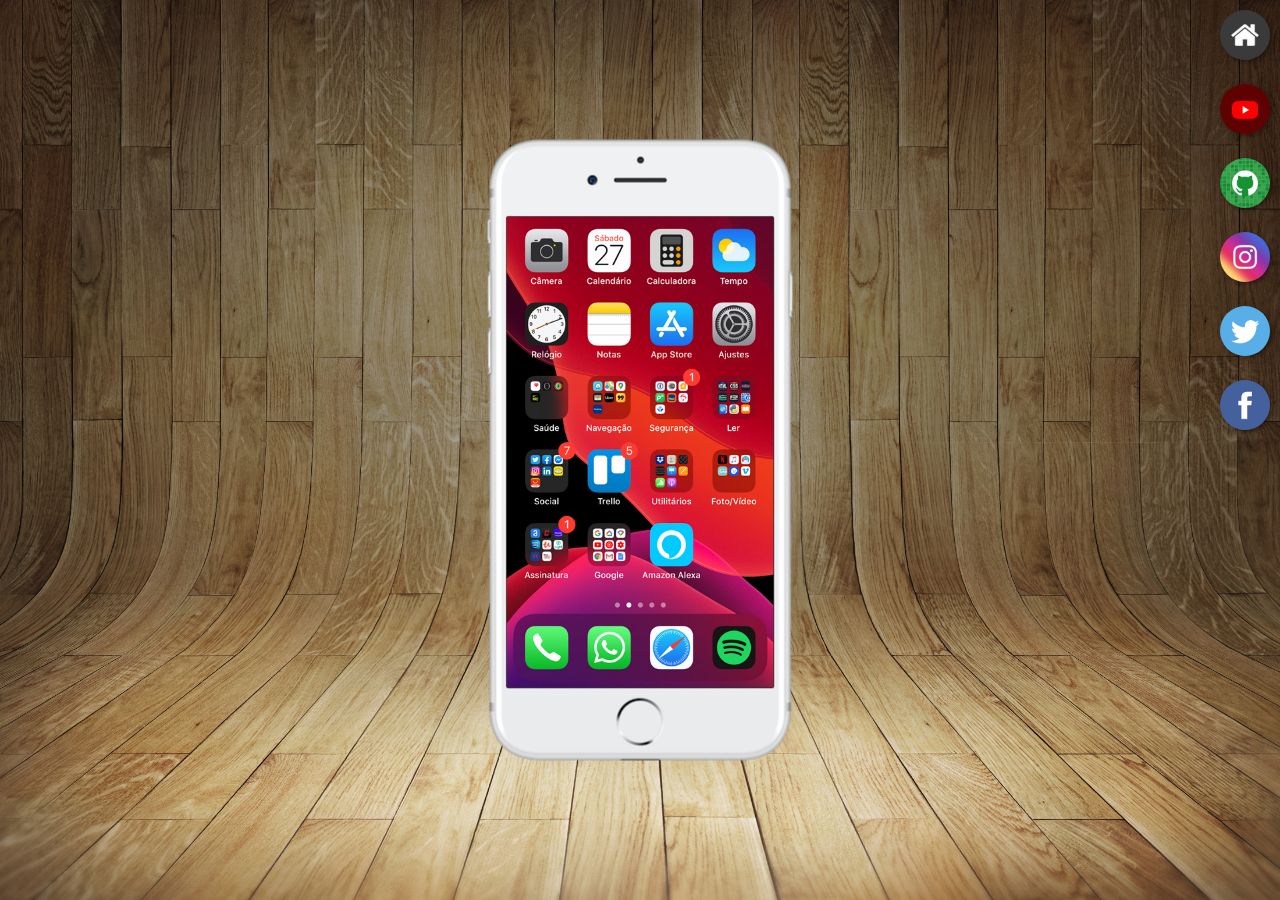
<file: index.html>
<!DOCTYPE html>
<html lang="pt-br">
<head>
    <meta charset="UTF-8">
    <meta name="viewport" content="width=device-width, initial-scale=1.0">
    <link rel="shortcut icon" href="favicon.ico" type="image/x-icon">
    <link rel="stylesheet" href="estilos/style.css">
    <title>Projetos Redes Sociais</title>
</head>
<body>
    
    <main>
        <section id="telefone">
            <iframe src="home.html" name="tela" id="tela" frameborder="0"></iframe>
        </section>
        <section id="redes-sociais">
            <a href="home.html" target="tela"><img src="imagens/logo-home.jpg" alt=""></a><br>
            <a href="youtube.html" target="tela"><img src="imagens/logo-youtube.jpg" alt=""></a><br>
            <a href="github.html" target="tela"><img src="imagens/logo-github.jpg" alt=""></a><br>
            <a href="instagram.html" target="tela"><img src="imagens/logo-instagram.jpg" alt=""></a><br>
            <a href="twitter.html" target="tela"><img src="imagens/logo-twitter.jpg" alt=""></a><br>
            <a href="facebook.html" target="tela"><img src="imagens/logo-facebook.jpg" alt=""></a><br>
        </section>
    </main>
</body>
</html>
</file>
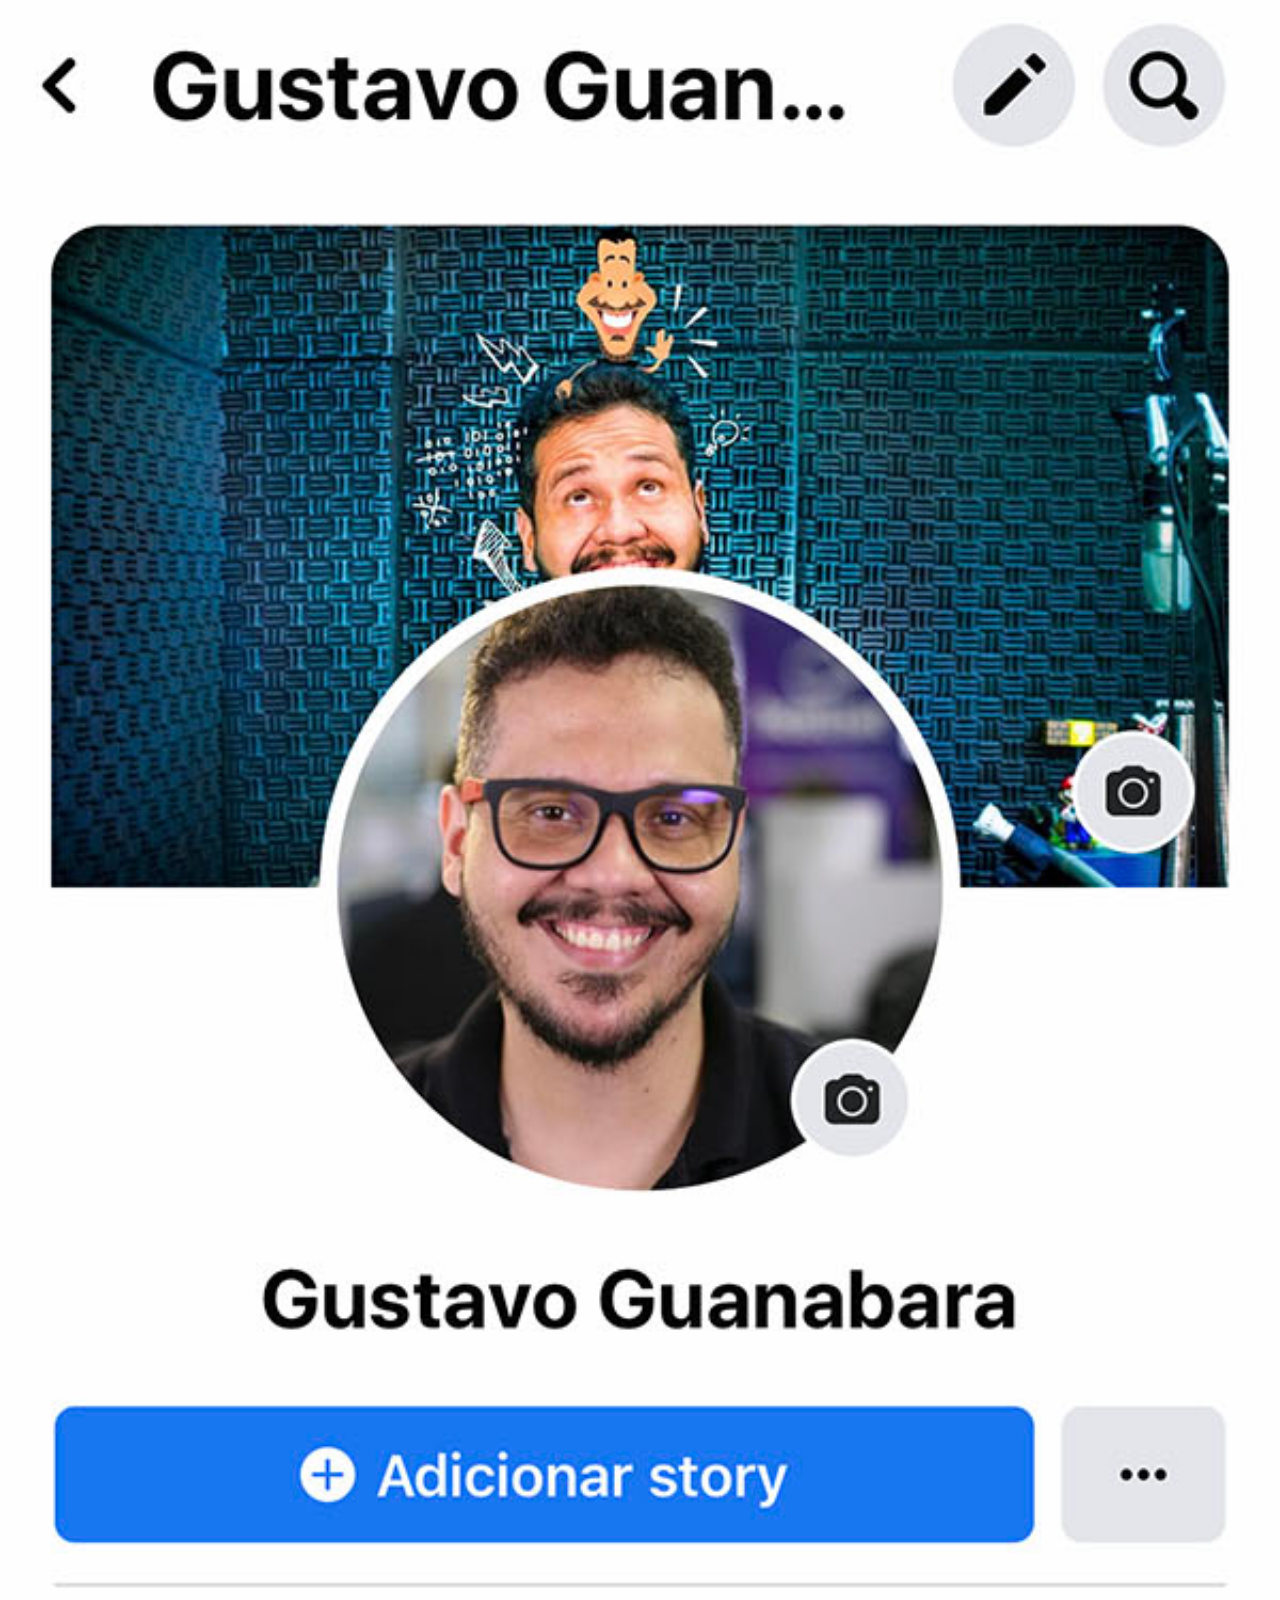
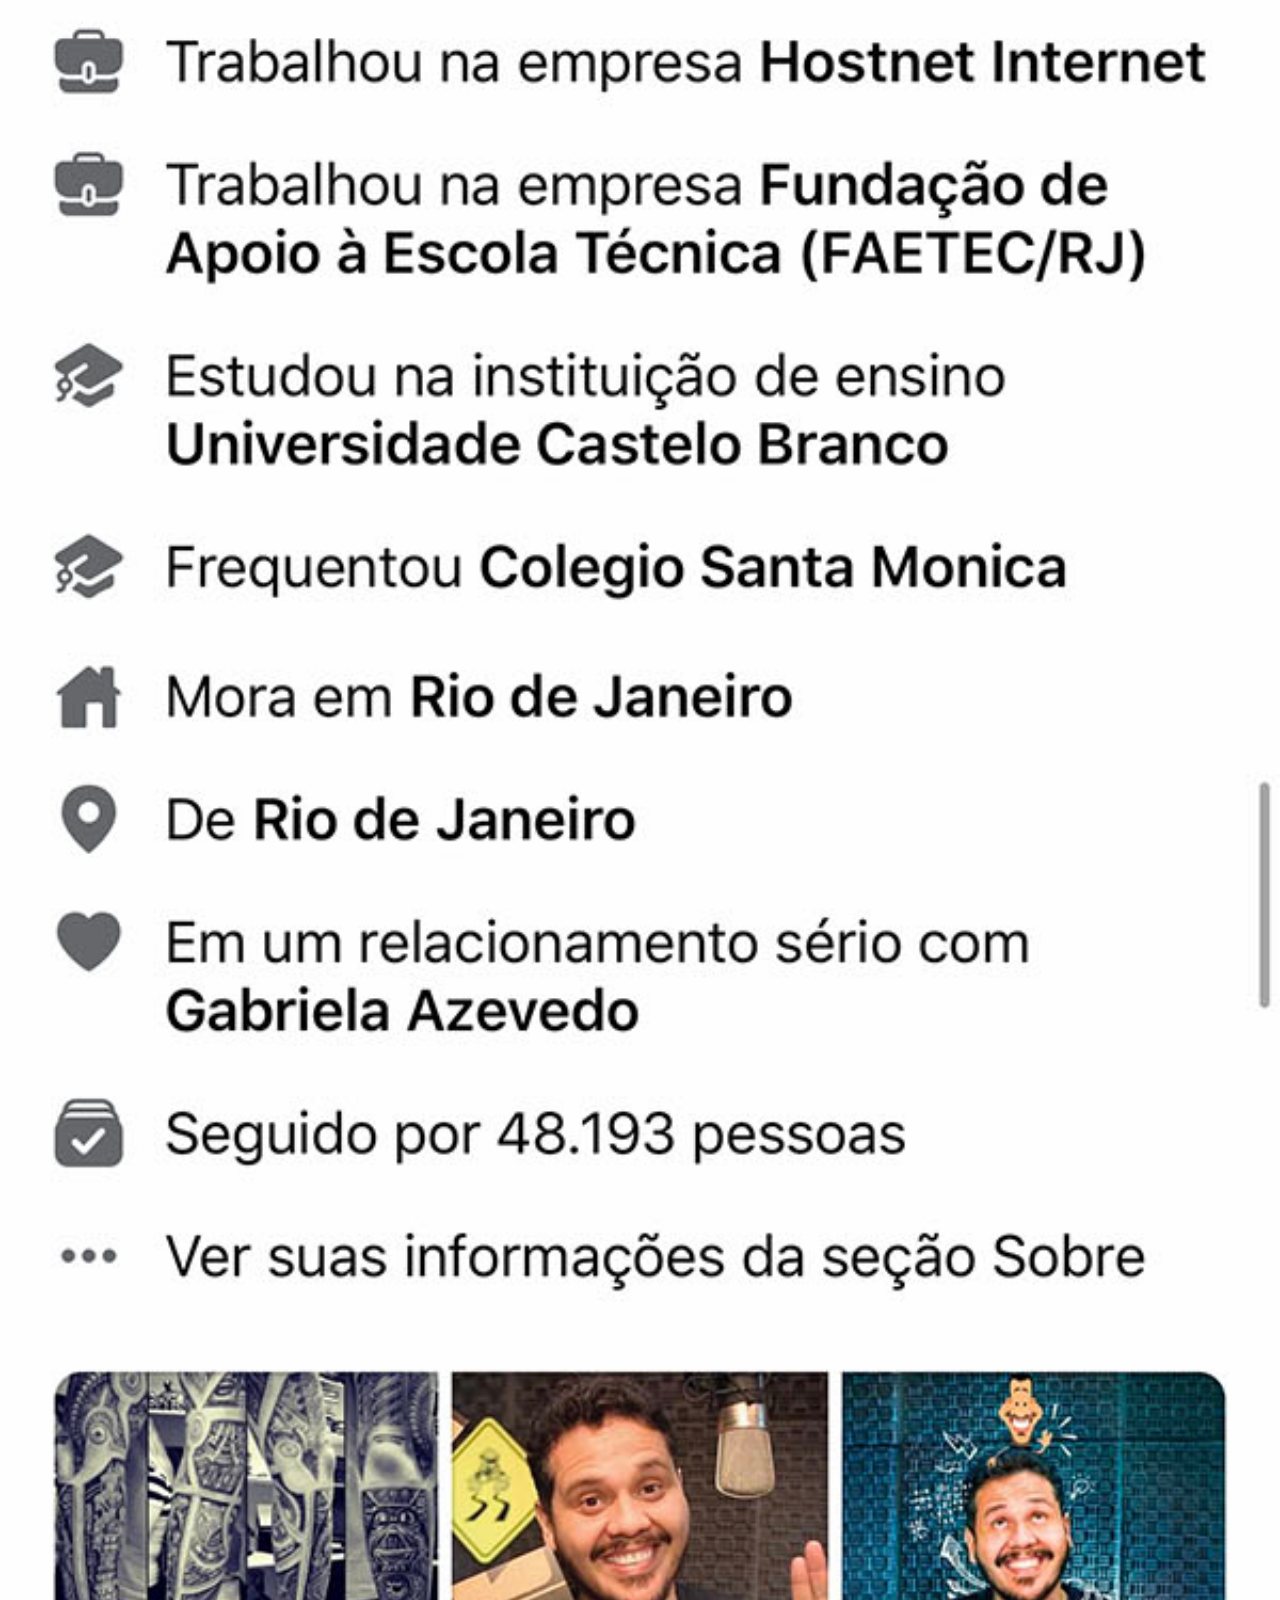
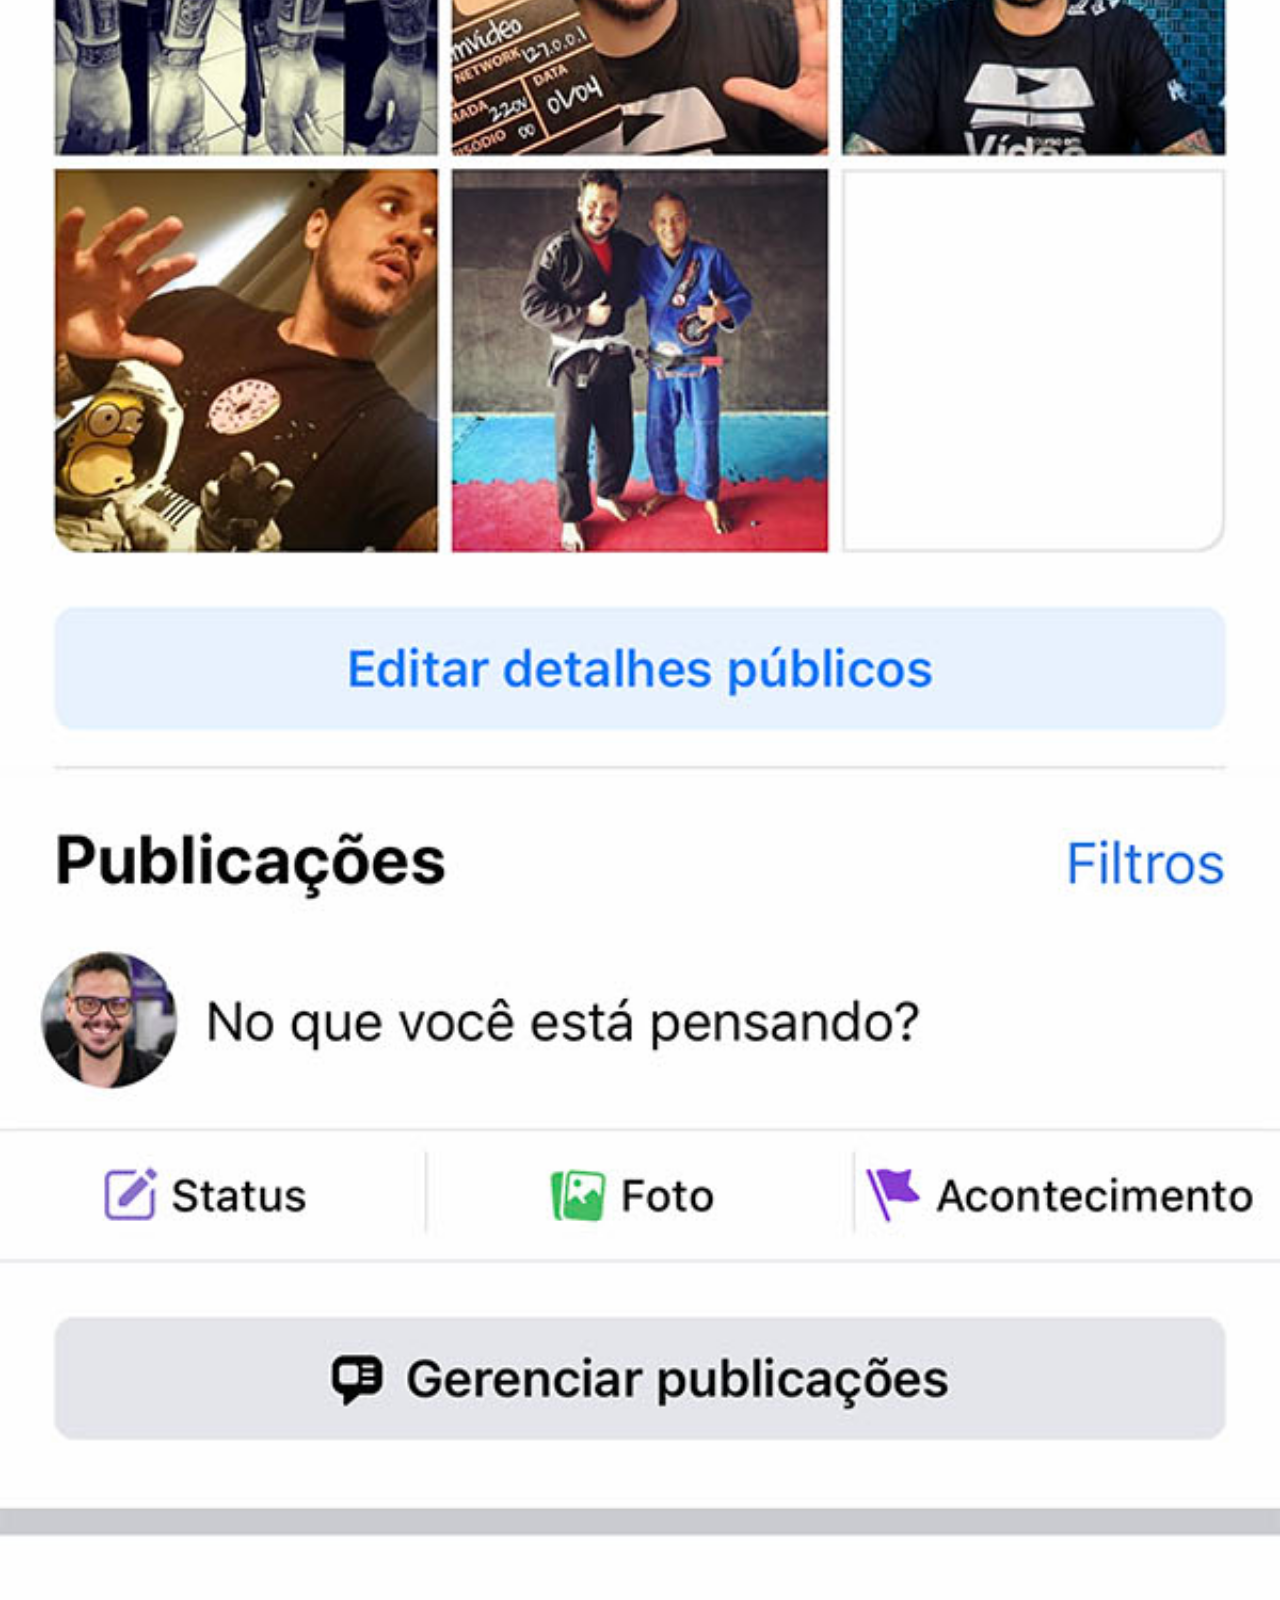
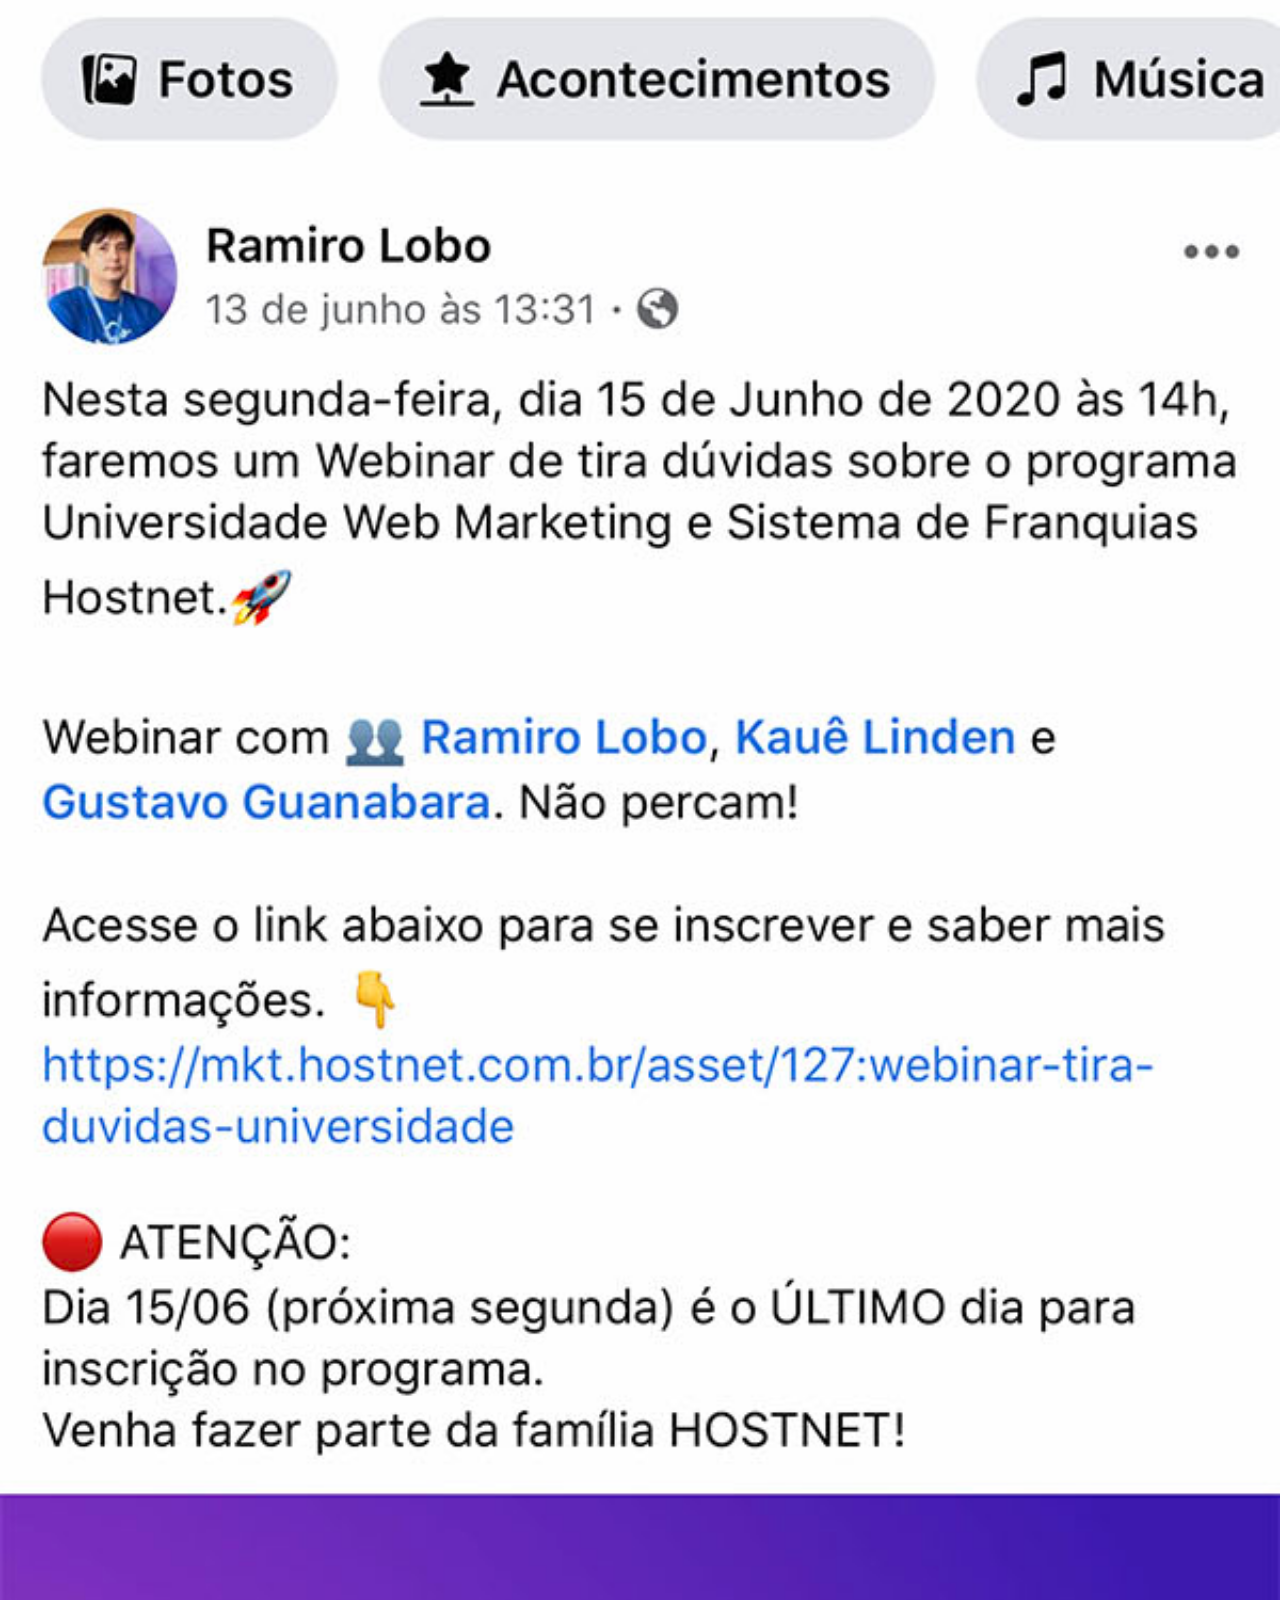
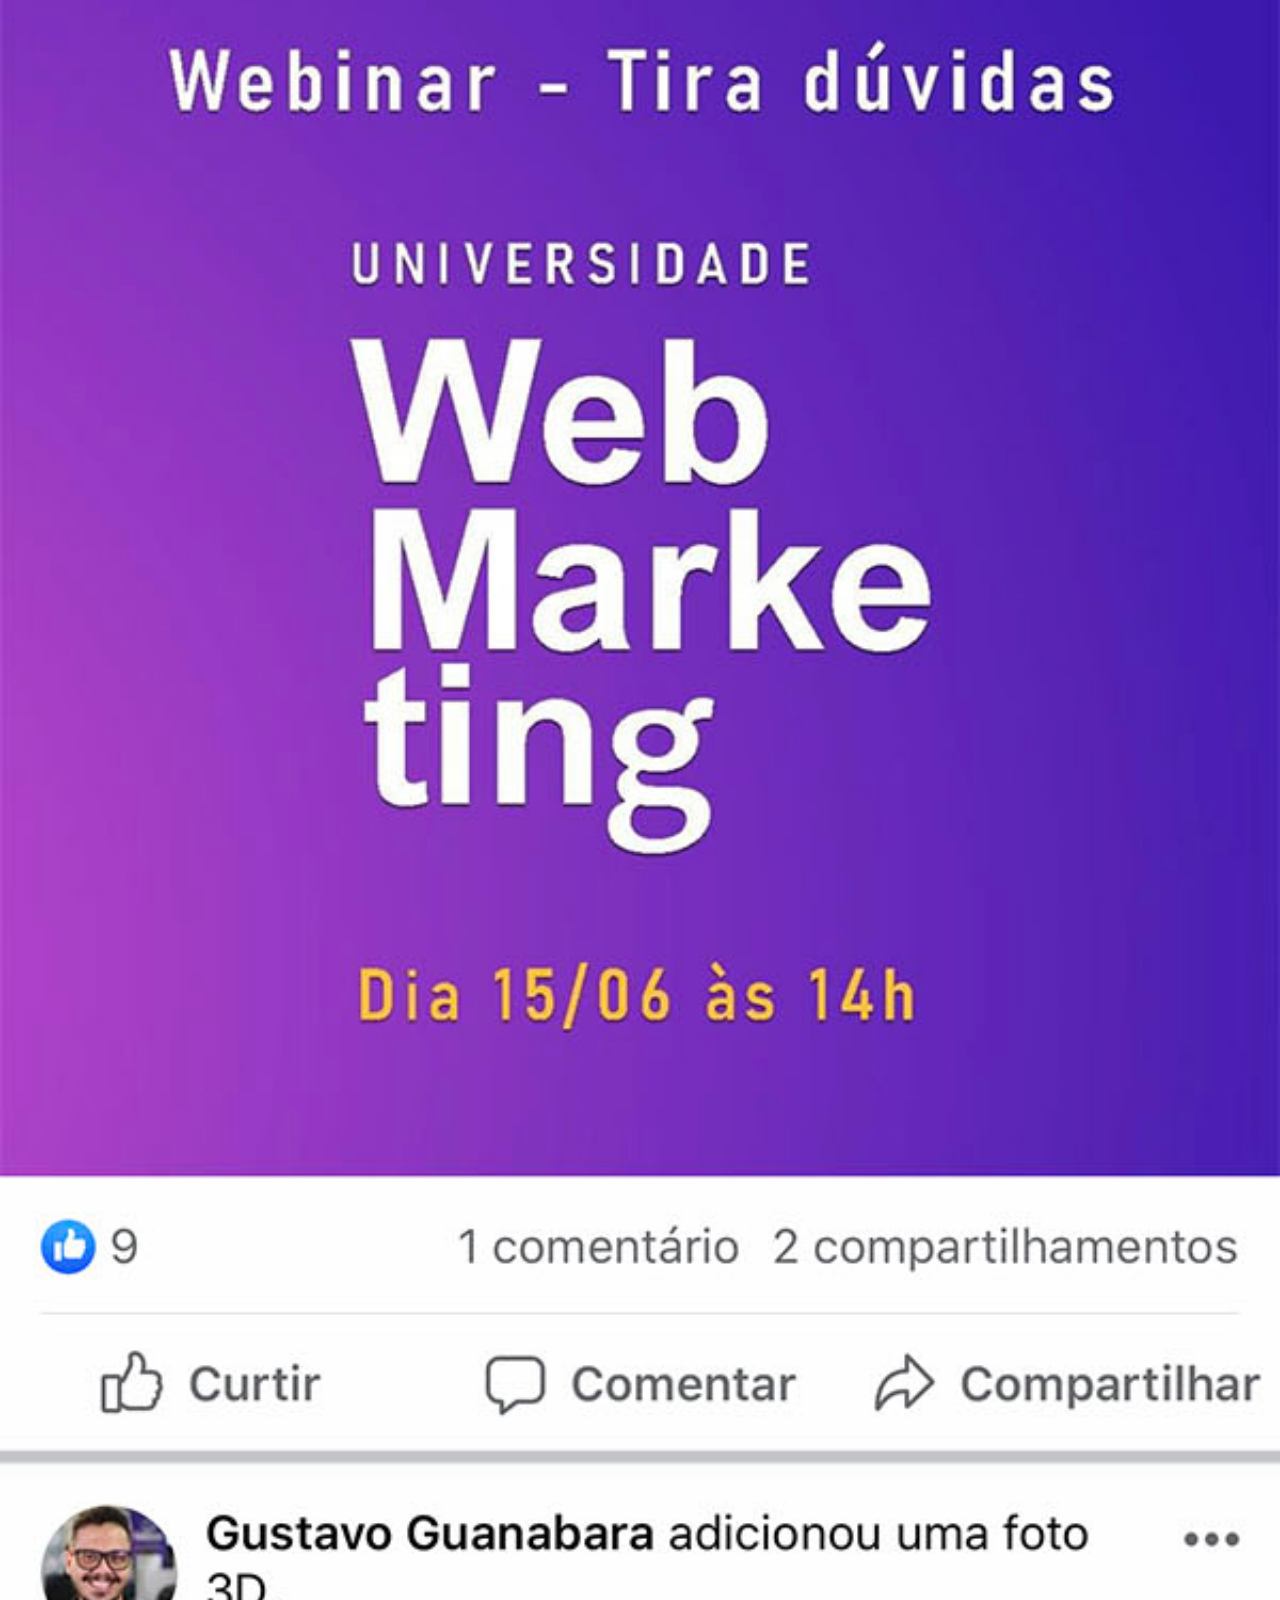
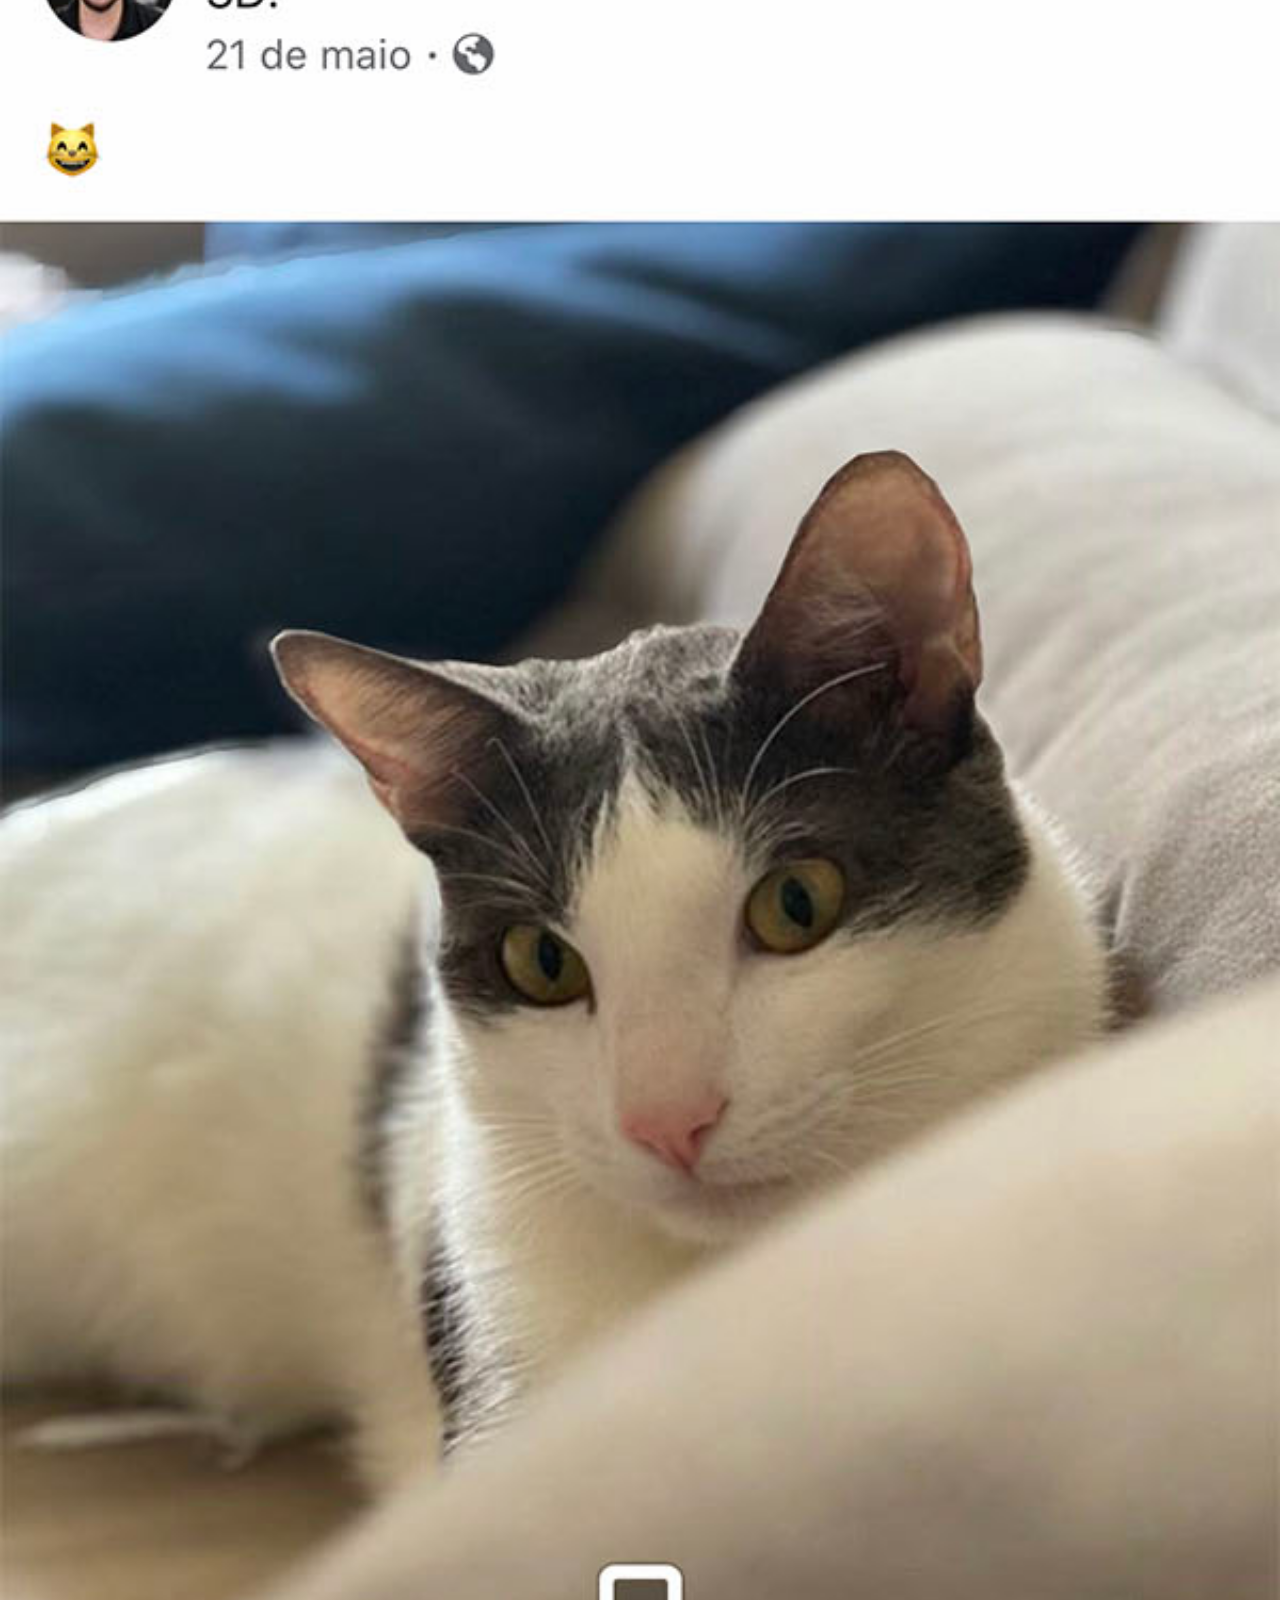
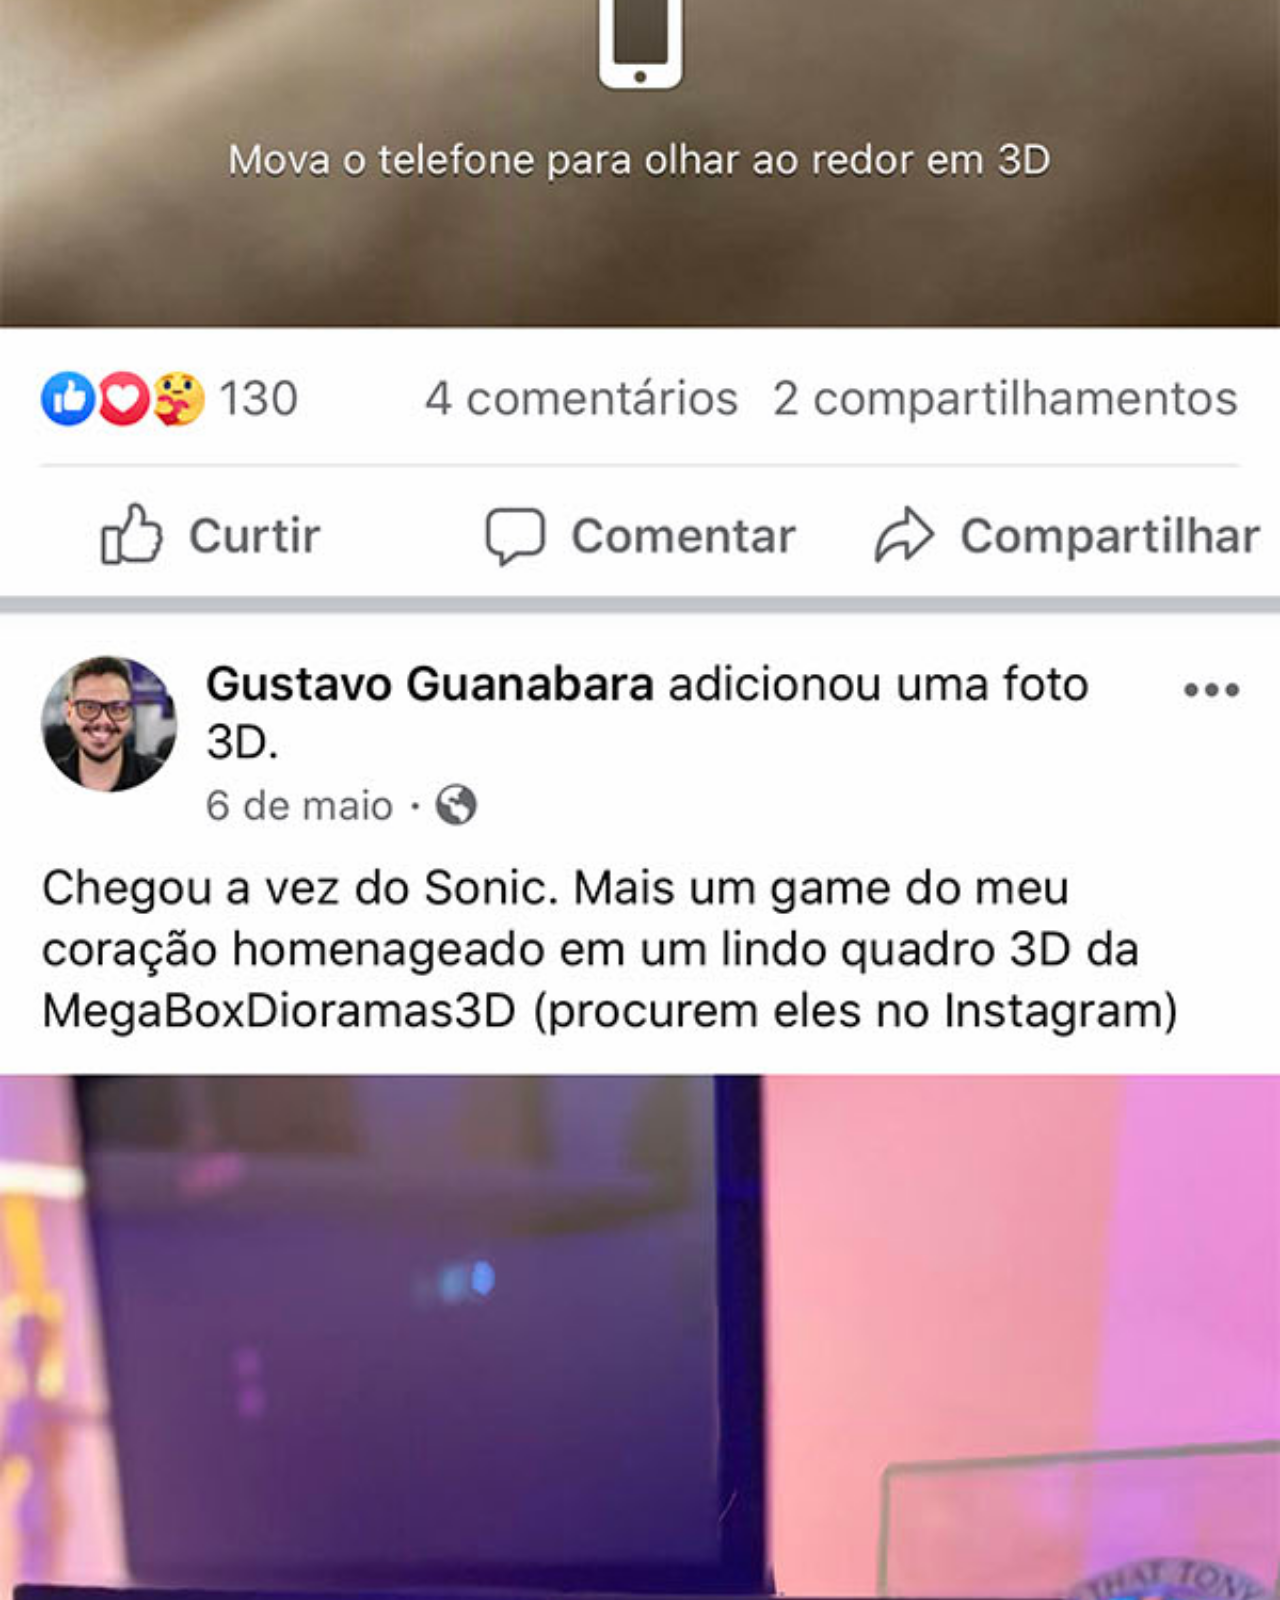
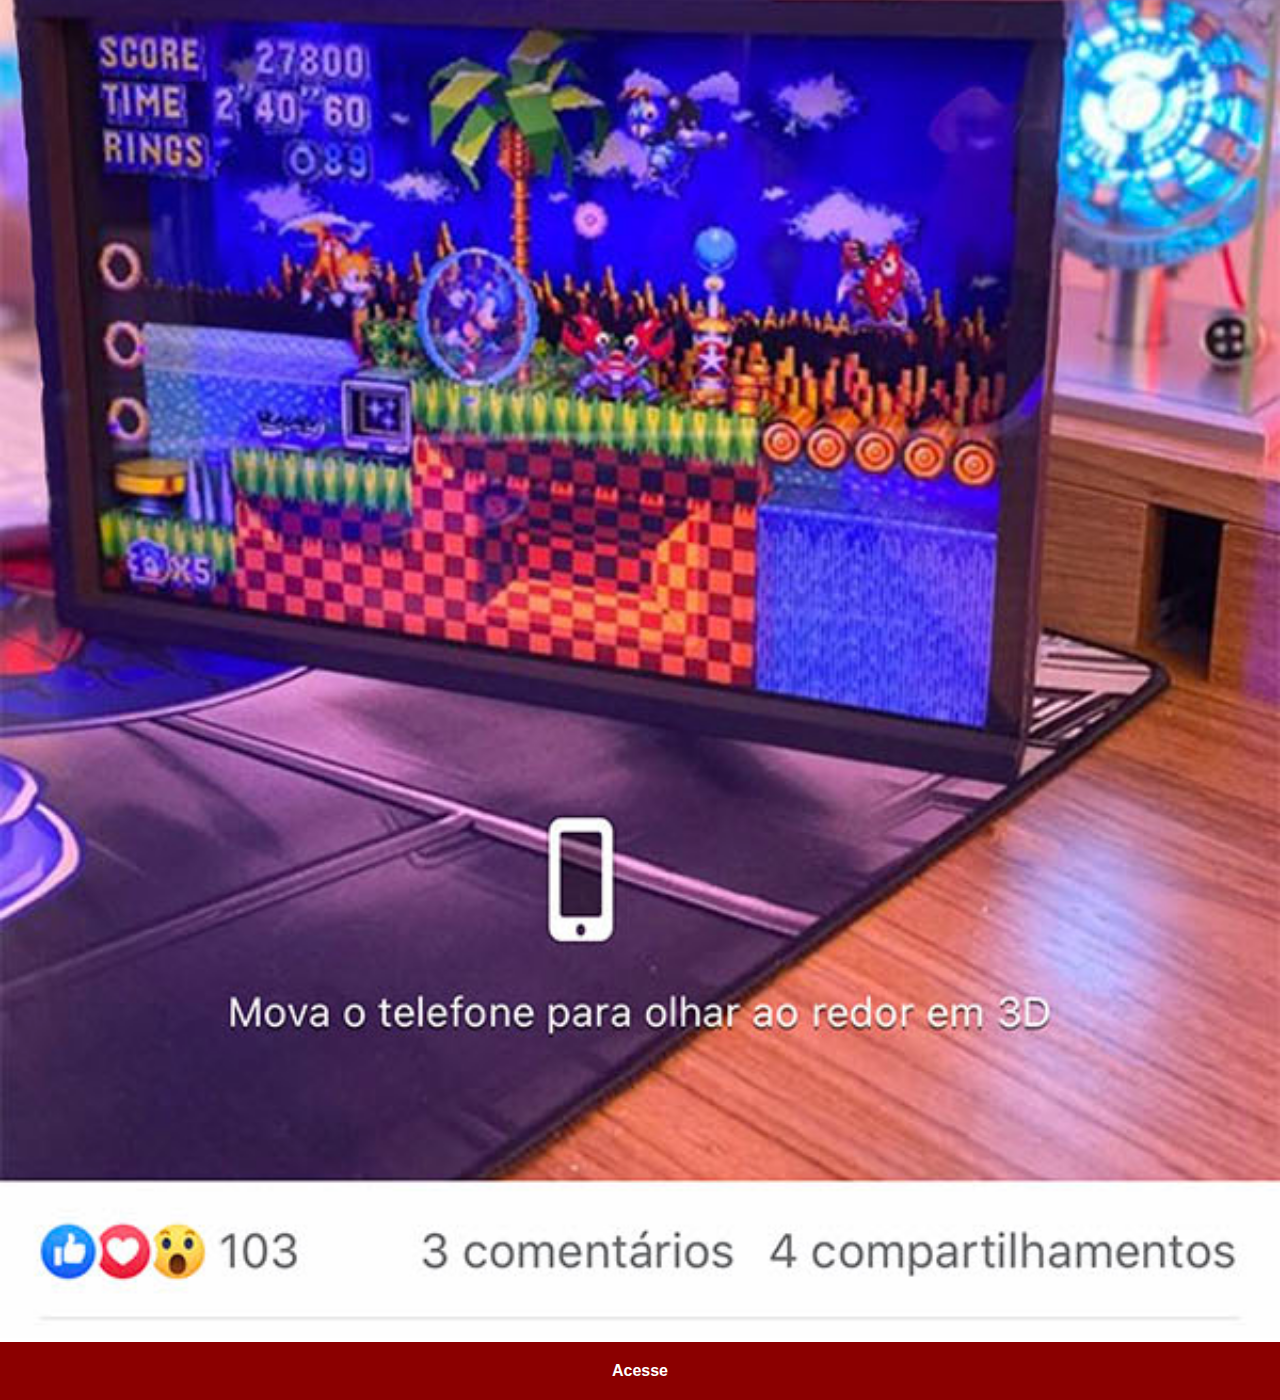
<file: facebook.html>
<!DOCTYPE html>
<html lang="en">
<head>
    <meta charset="UTF-8">
    <meta name="viewport" content="width=device-width, initial-scale=1.0">
    <title>Facebook</title>
    <link rel="stylesheet" href="estilos/social.css">
</head>
<body>
    <img src="imagens/tela-facebook.jpg" alt="Facebook">
    <a href="https://www.facebook.com/gustavoguanabara/?locale=pt_BR" target="_blank">Acesse</a>
</body>
</html>
</file>
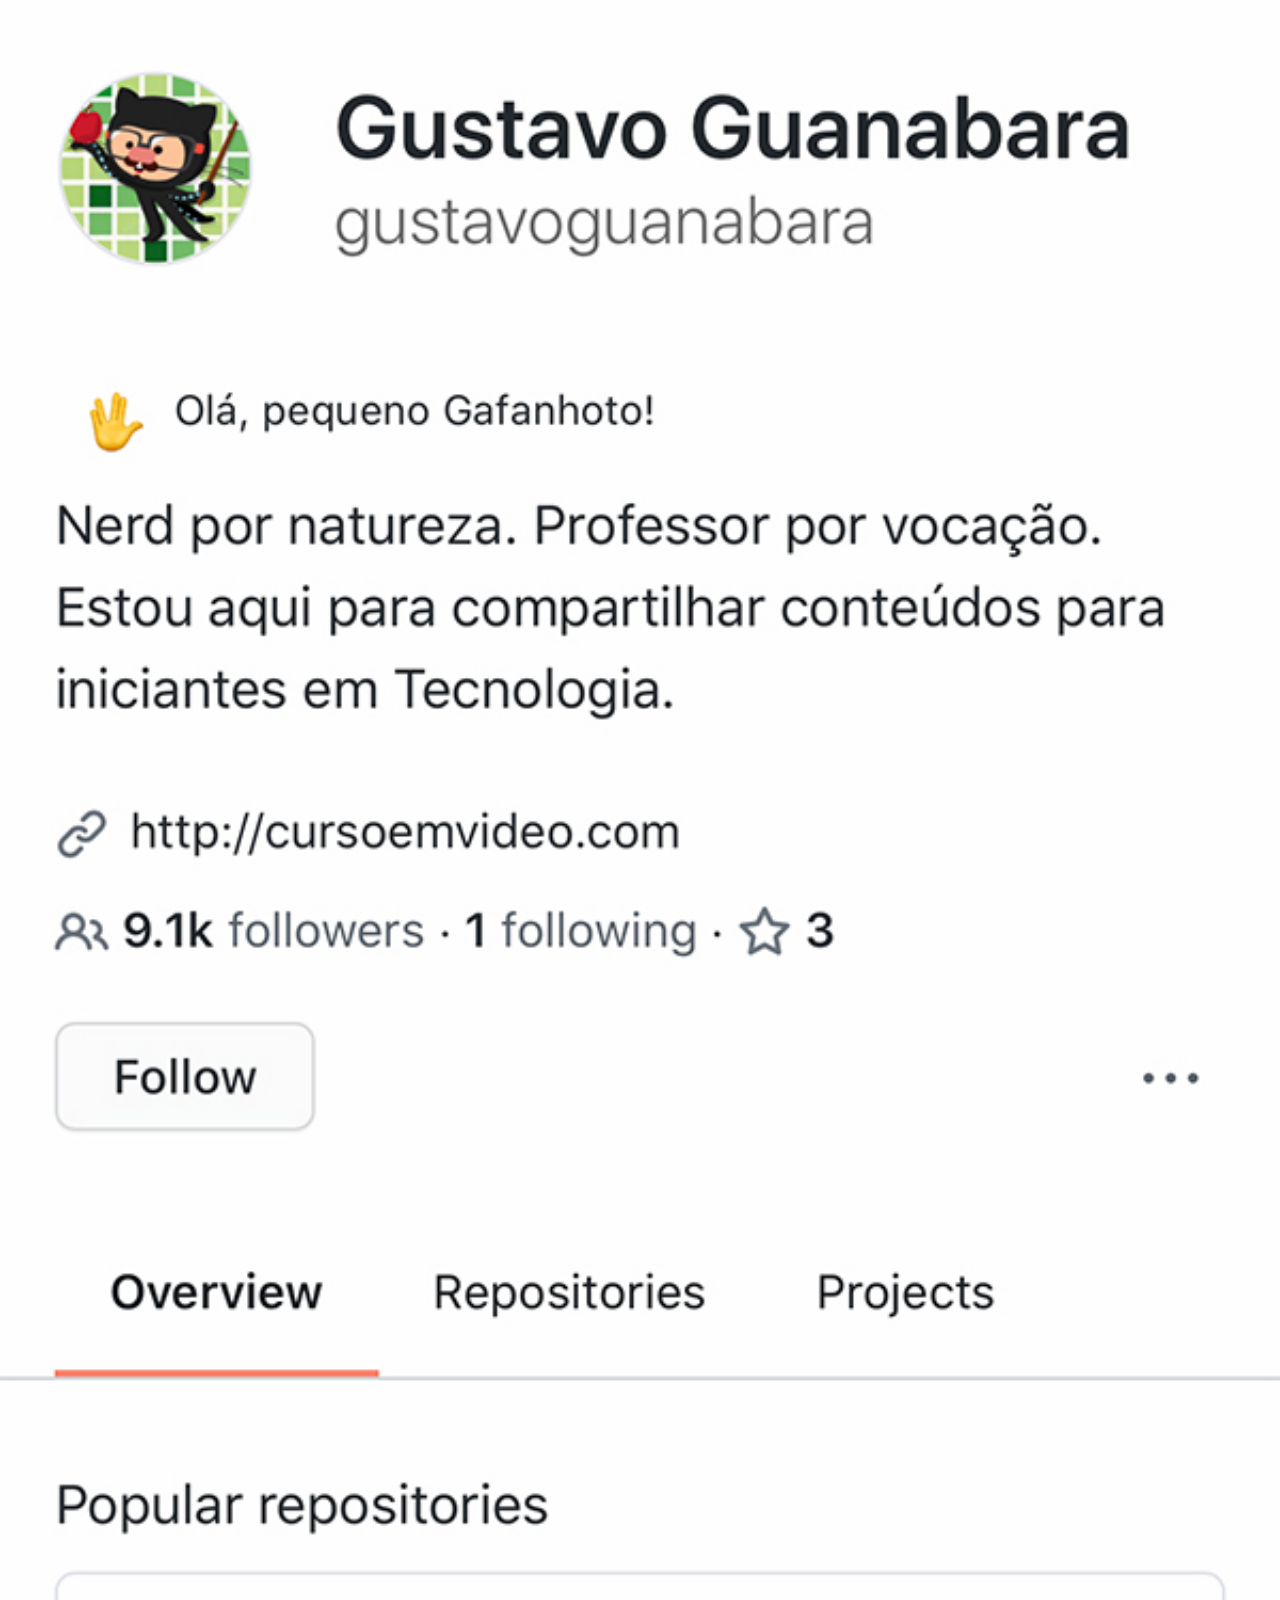
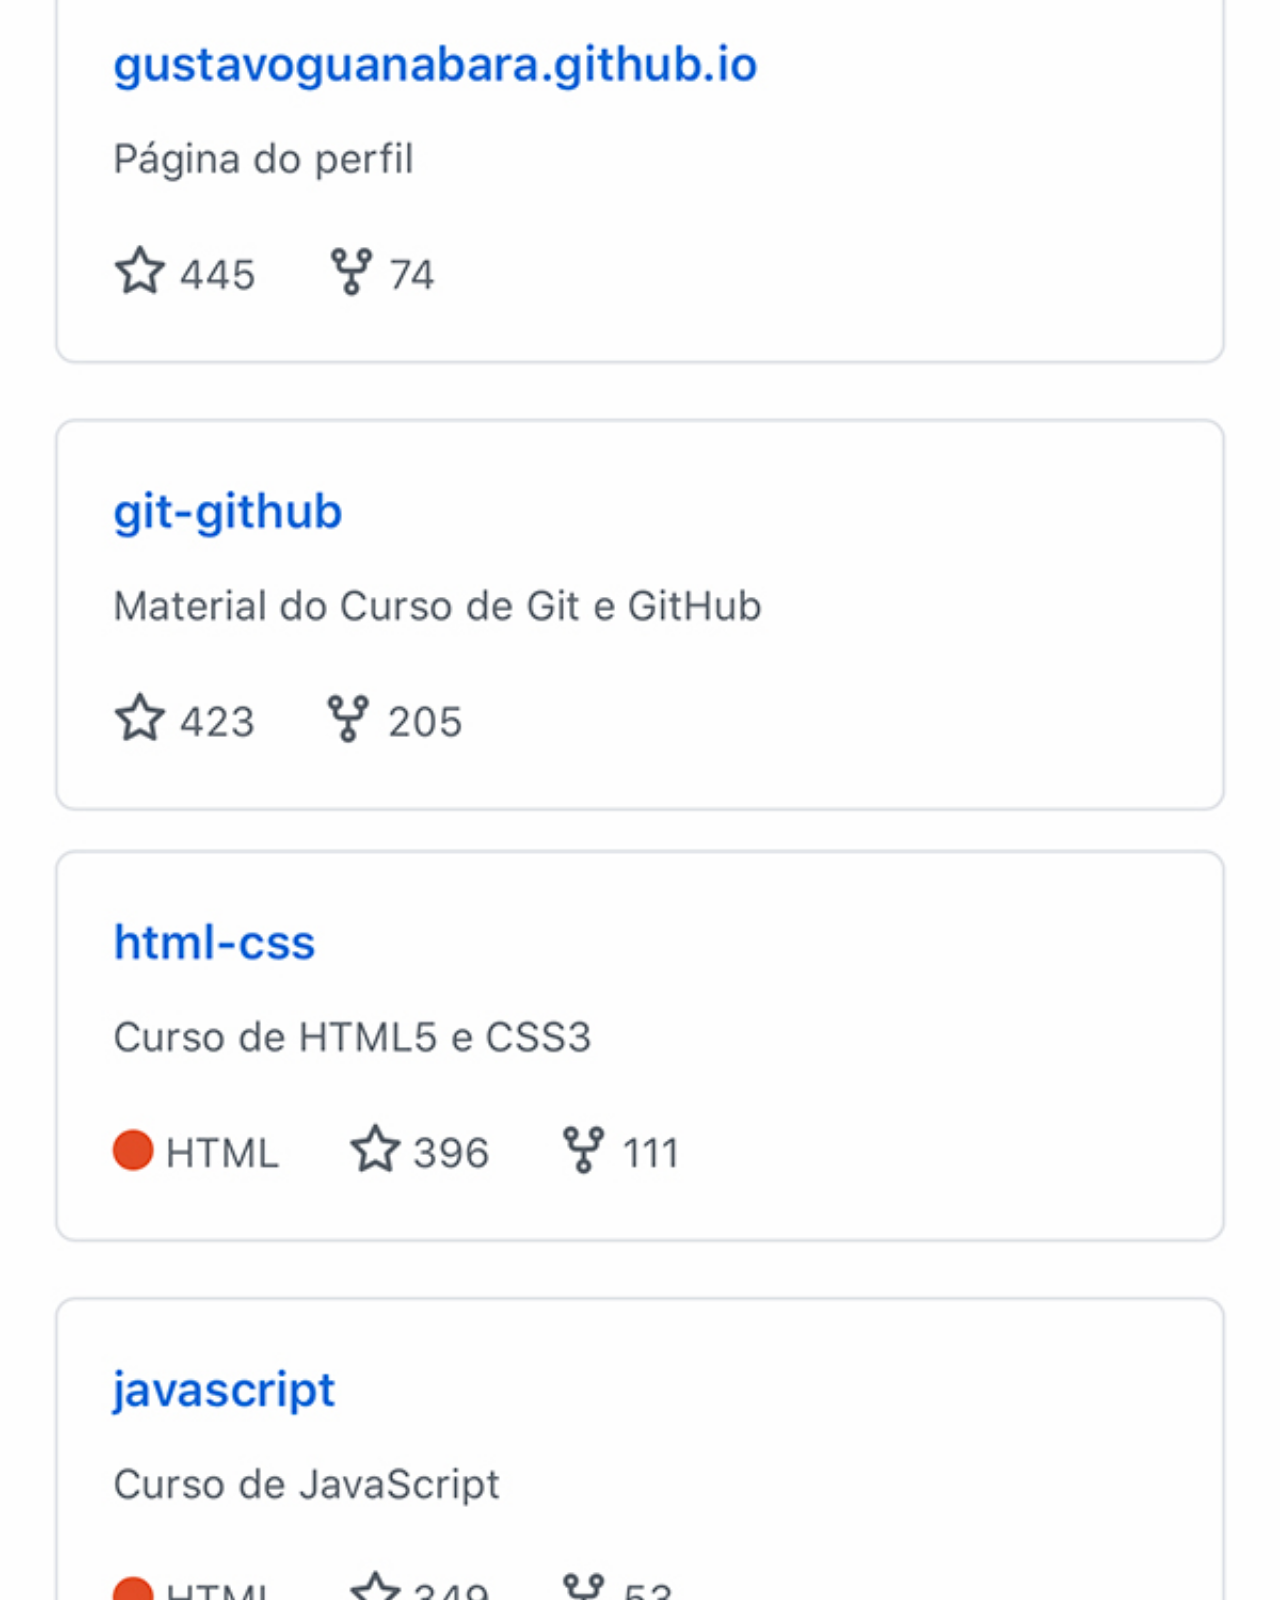
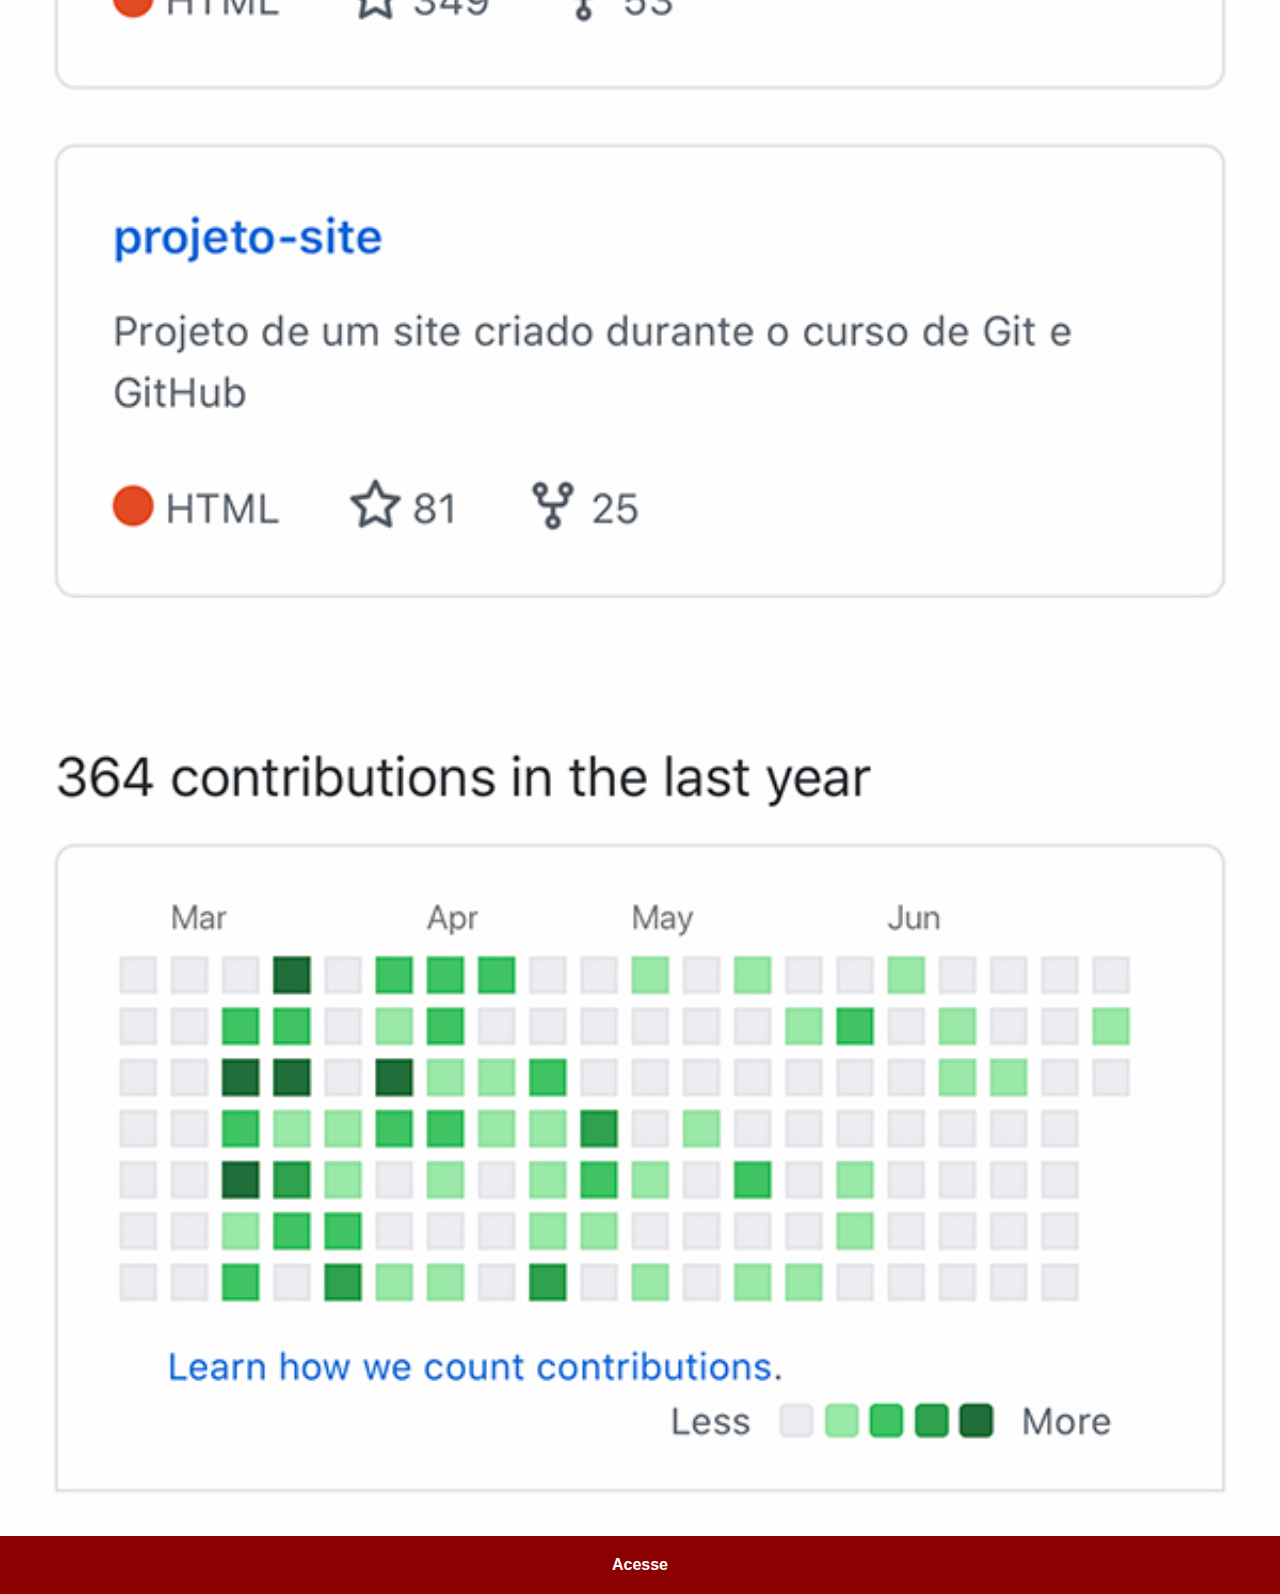
<file: github.html>
<!DOCTYPE html>
<html lang="pt-br">
<head>
    <meta charset="UTF-8">
    <meta name="viewport" content="width=device-width, initial-scale=1.0">
    <title>GitHub</title>
    <link rel="stylesheet" href="estilos/social.css">
</head>
<body>
    <img src="imagens/tela-github.jpg" alt="GitHub">
    <a href="https://github.com/gustavoguanabara" target="_blank">Acesse</a>
</body>
</html>
</file>
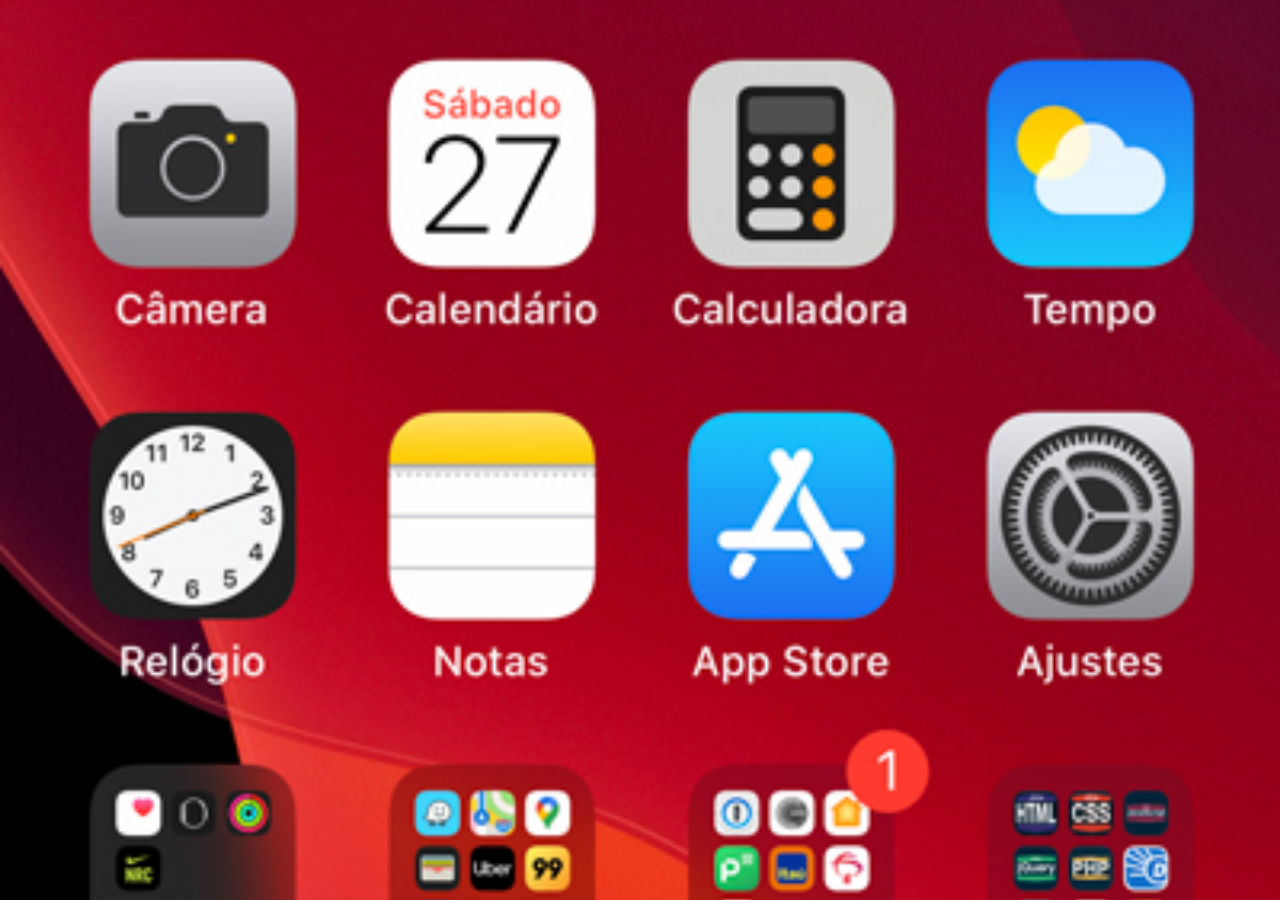
<file: home.html>
<!DOCTYPE html>
<html lang="pt-br">
<head>
    <meta charset="UTF-8">
    <meta name="viewport" content="width=device-width, initial-scale=1.0">
    <title>Home</title>
</head>
 <style>
        *{
            margin: 0px;
            padding: 0px;
        }

        body {
            width: 100vw;
            height: 100vh;
            background: black url('imagens/tela-home.jpg') no-repeat top center;
            background-size: cover;
        }
</style>
<body>
    
</body>
</html>
</file>
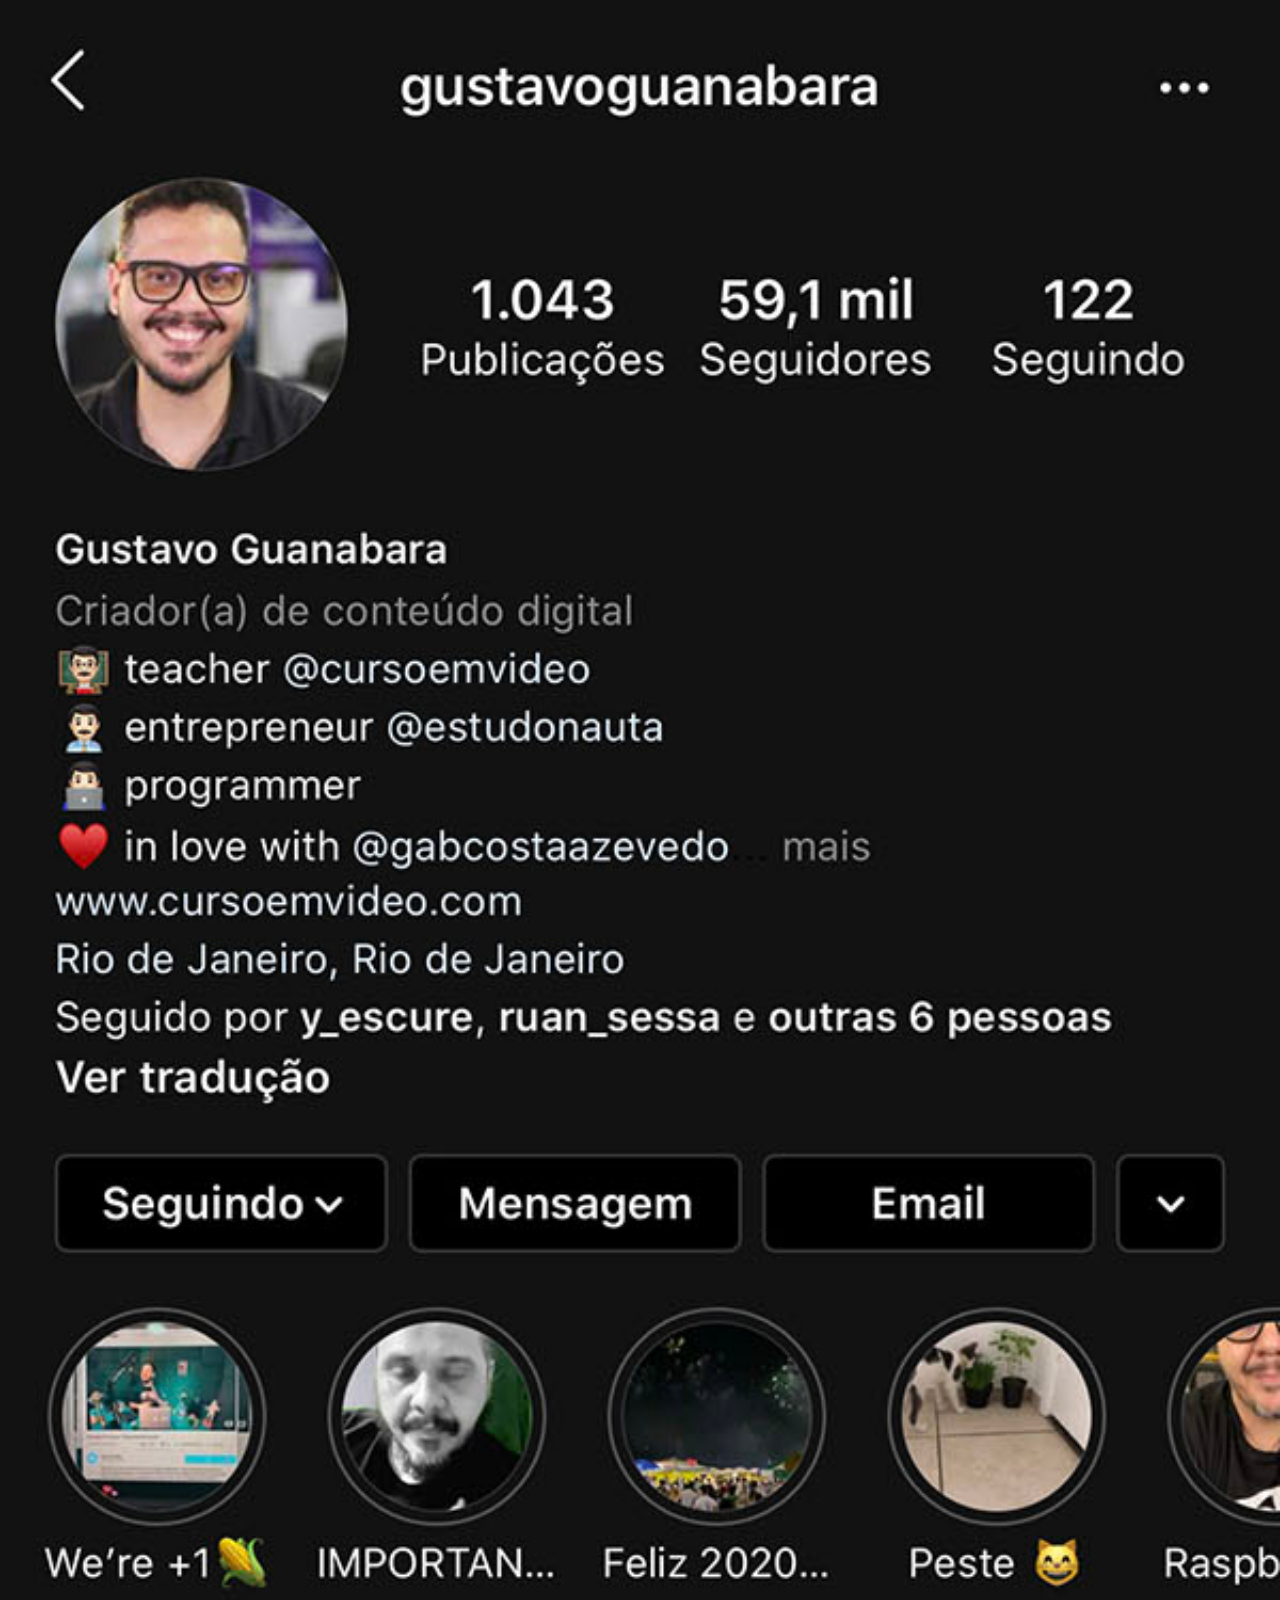
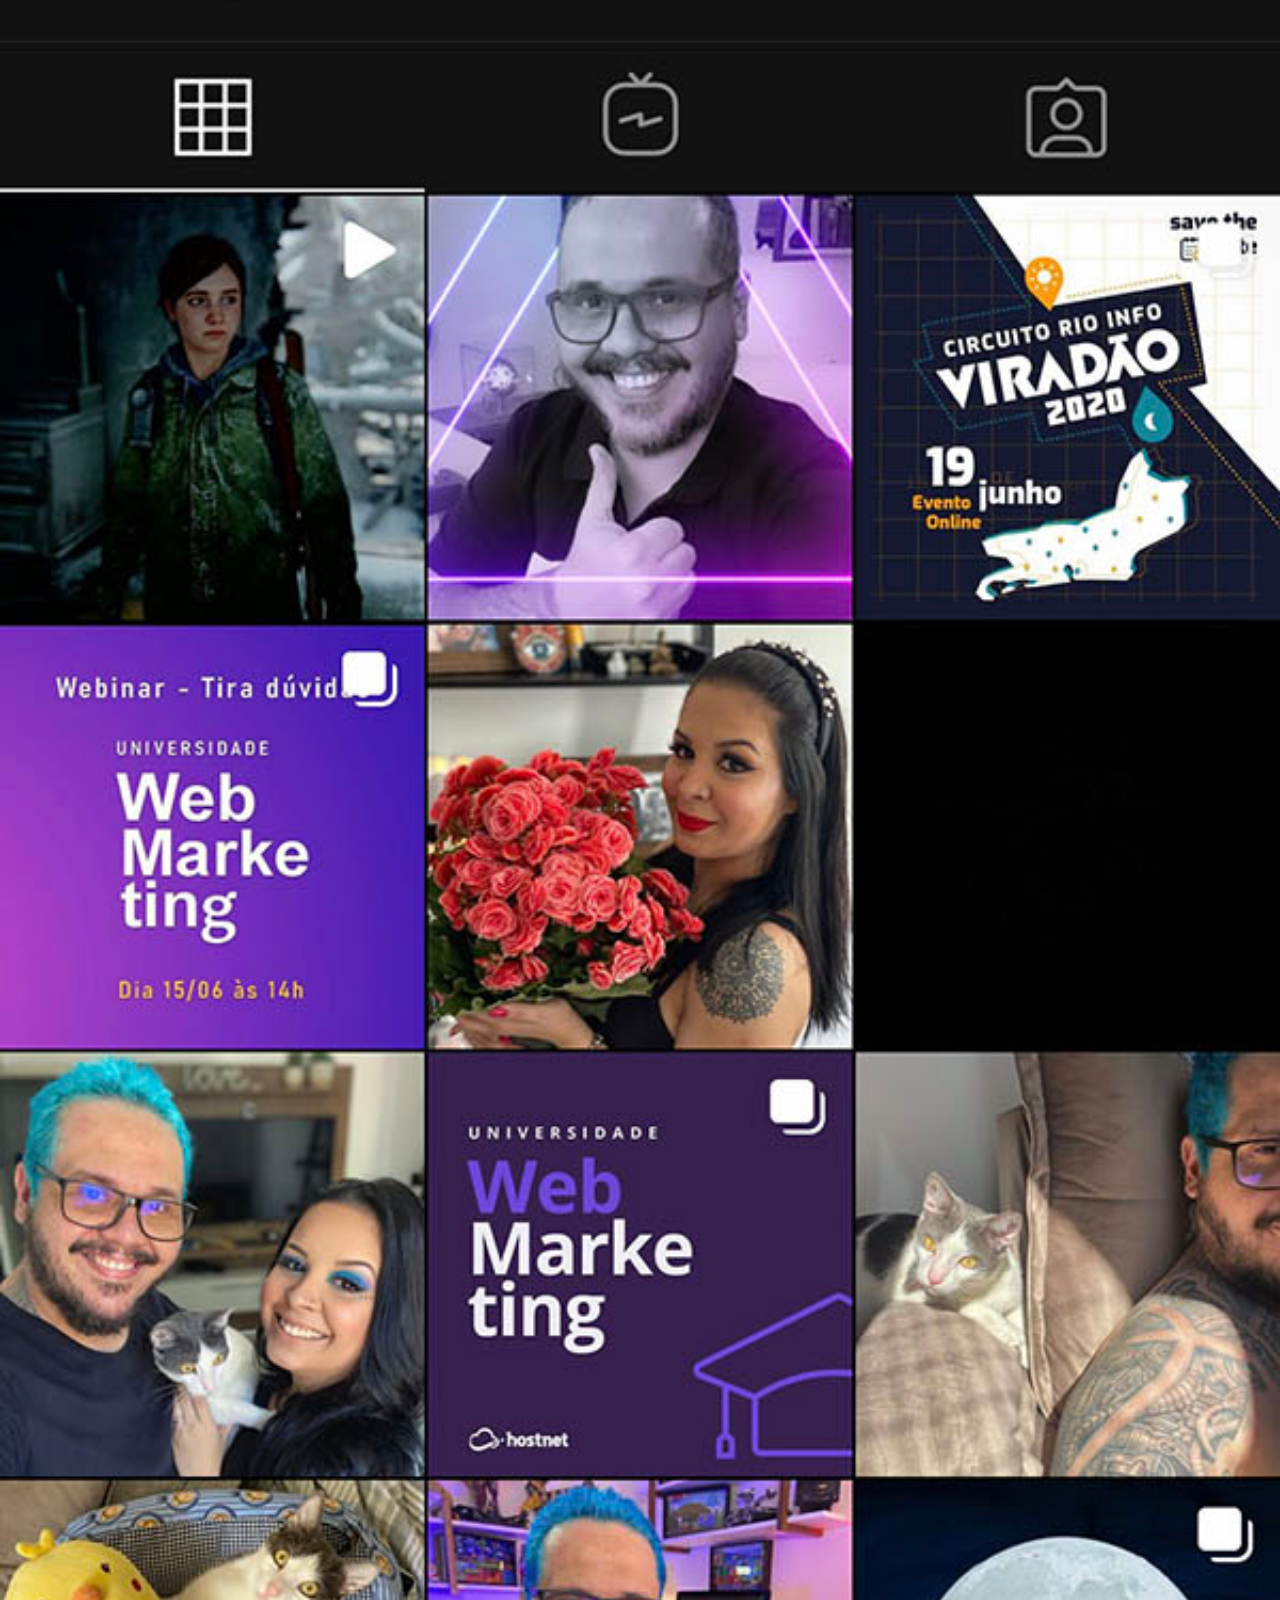
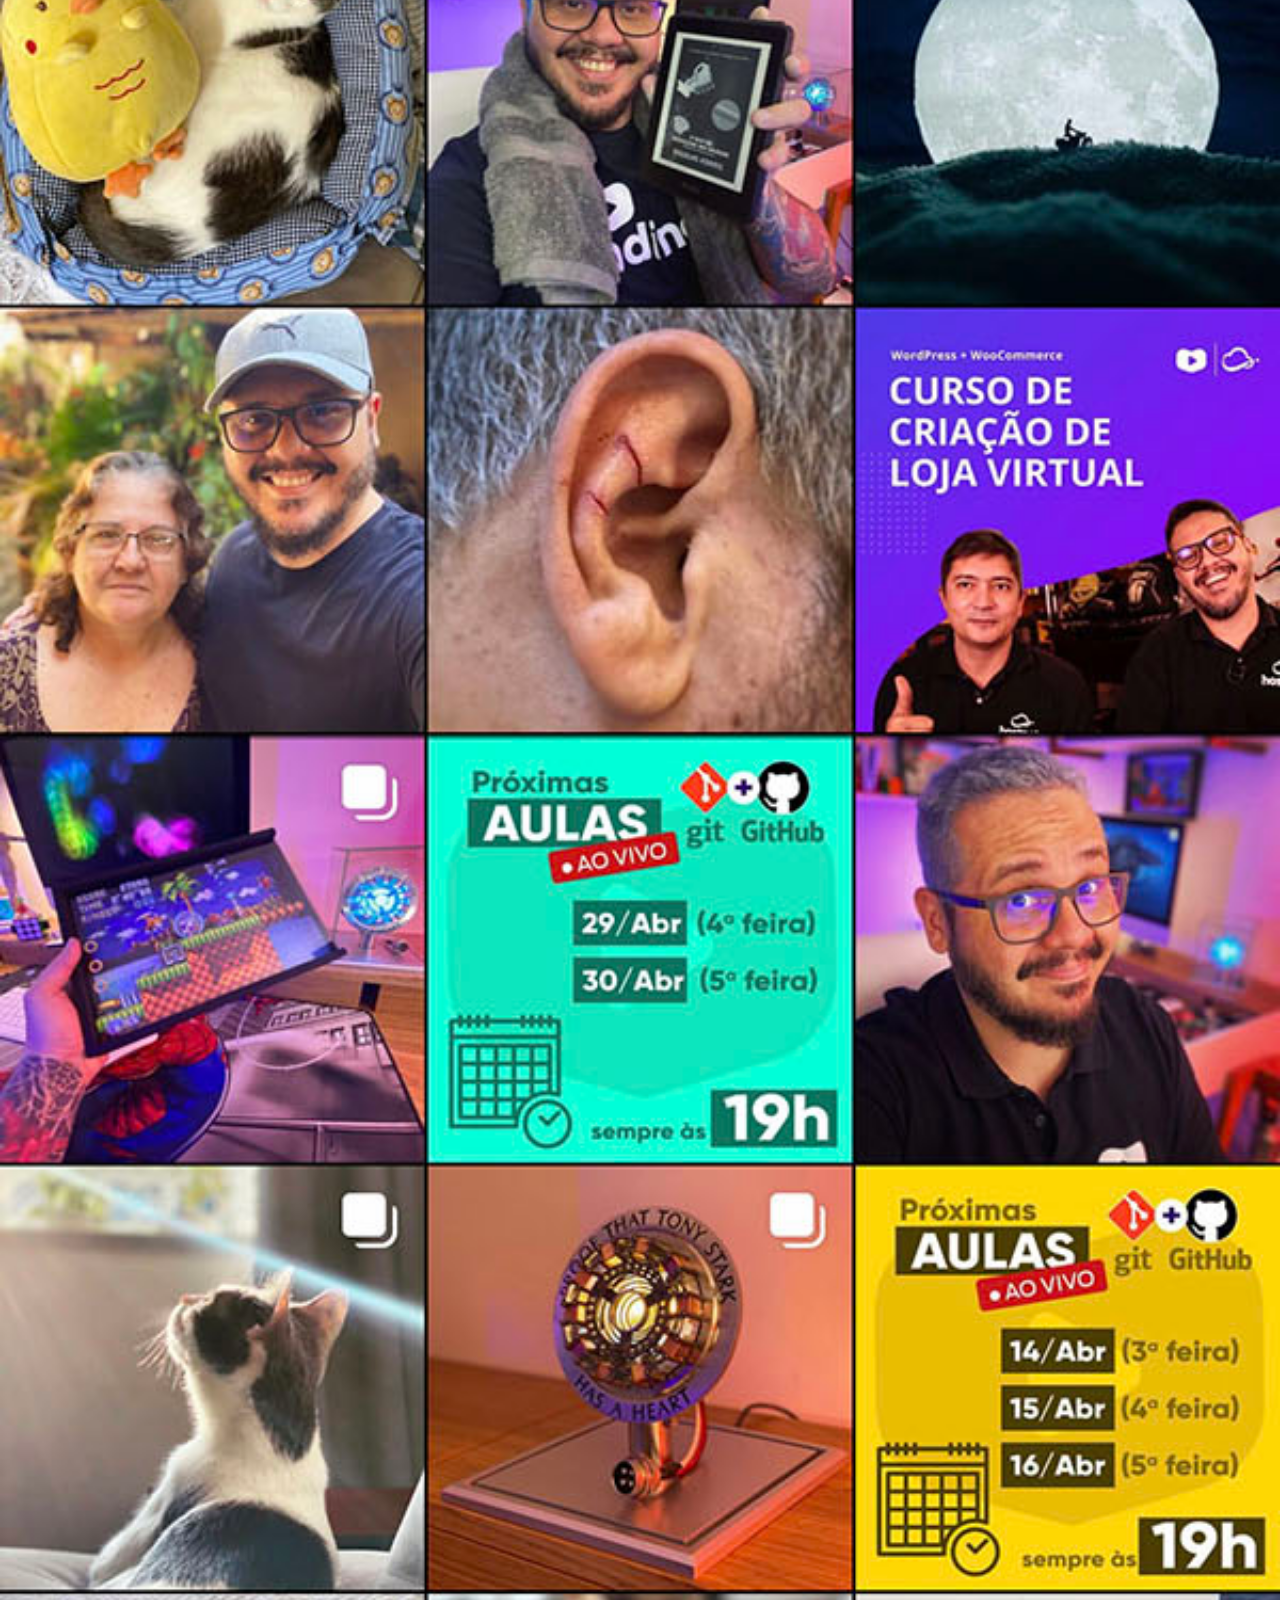
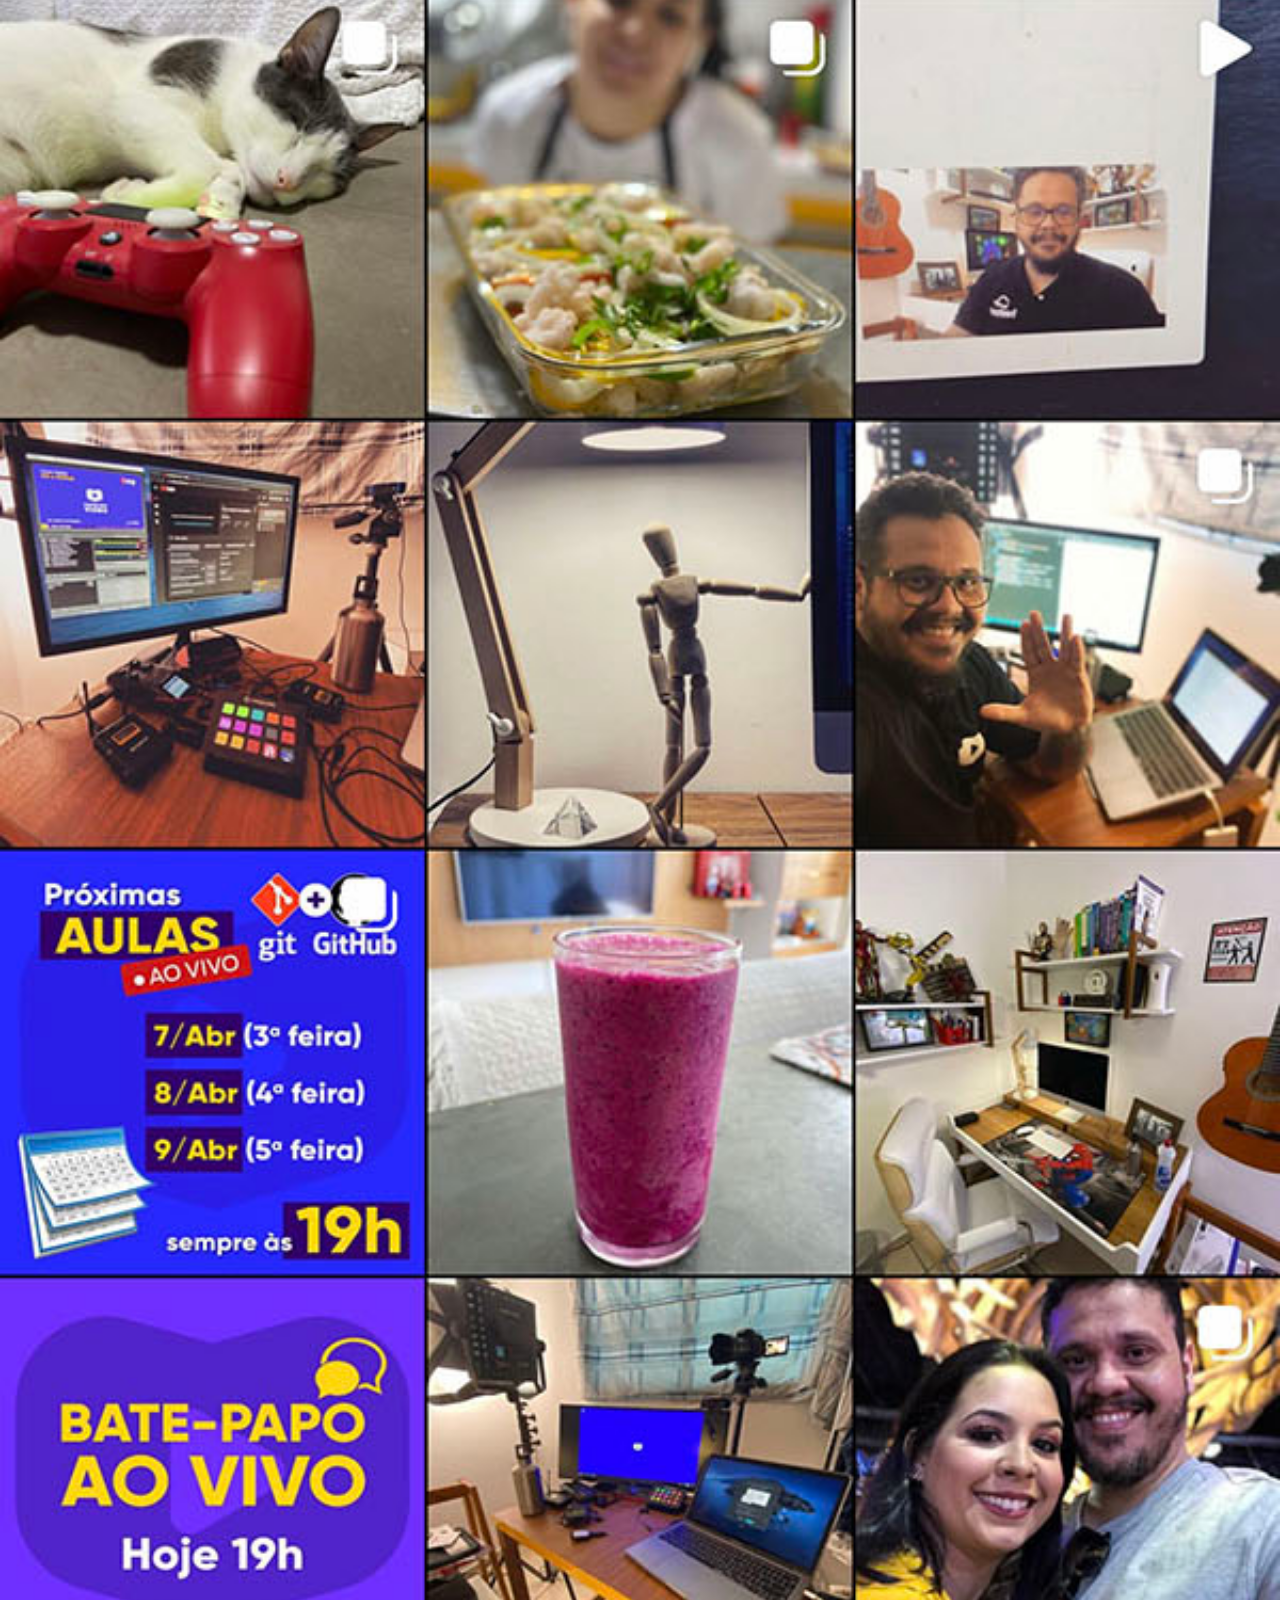
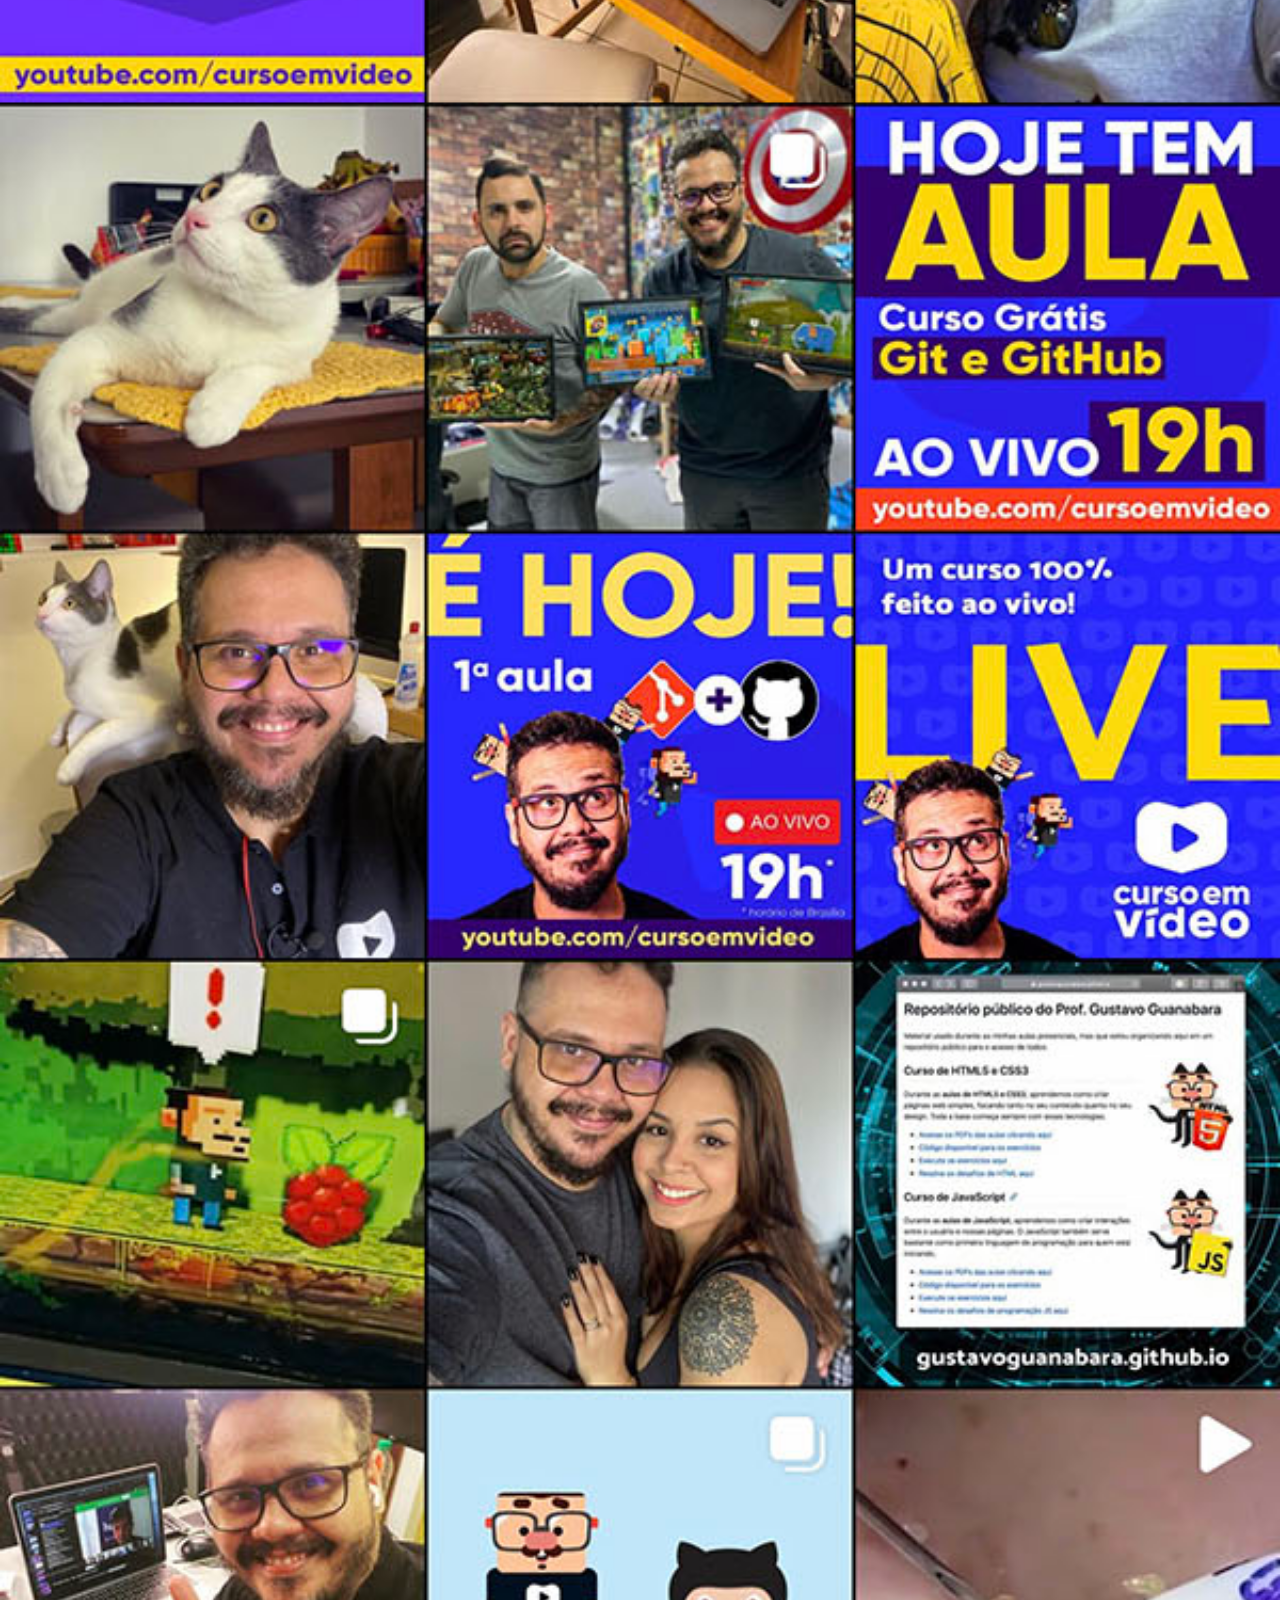
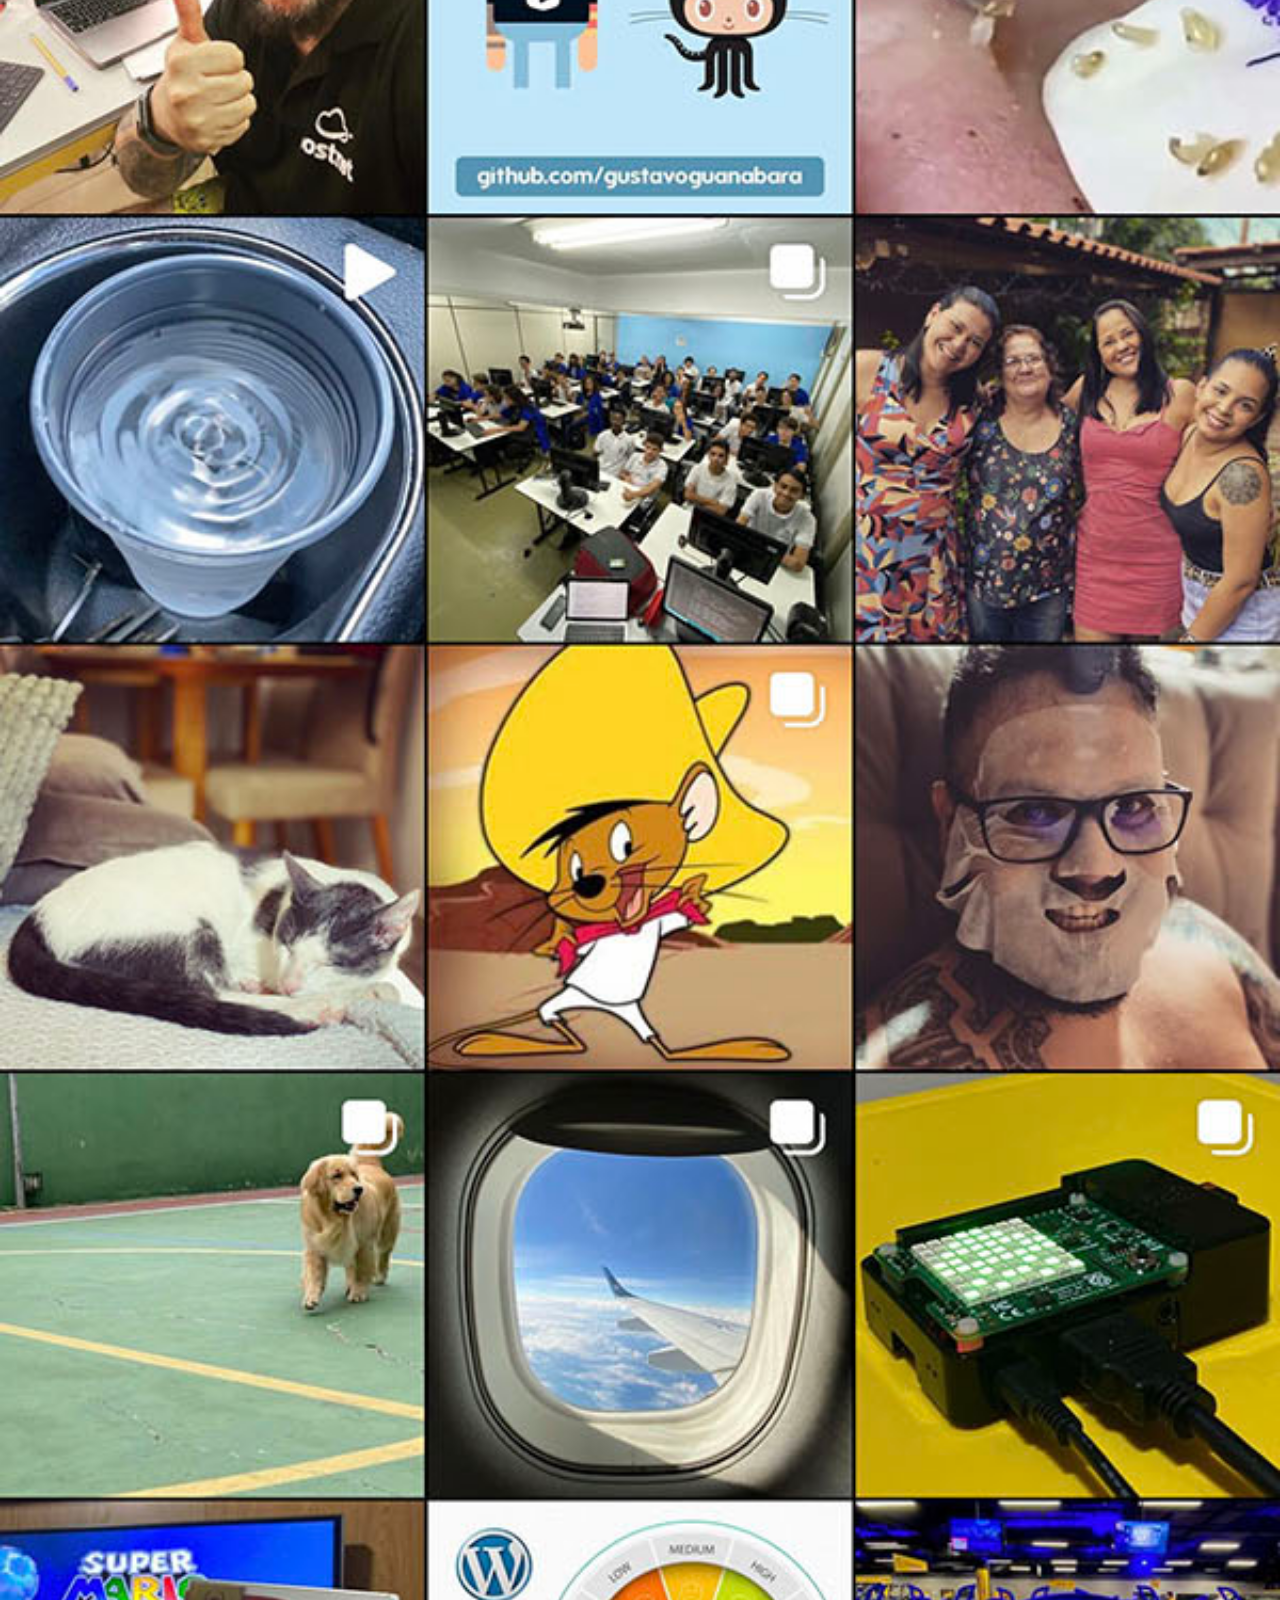
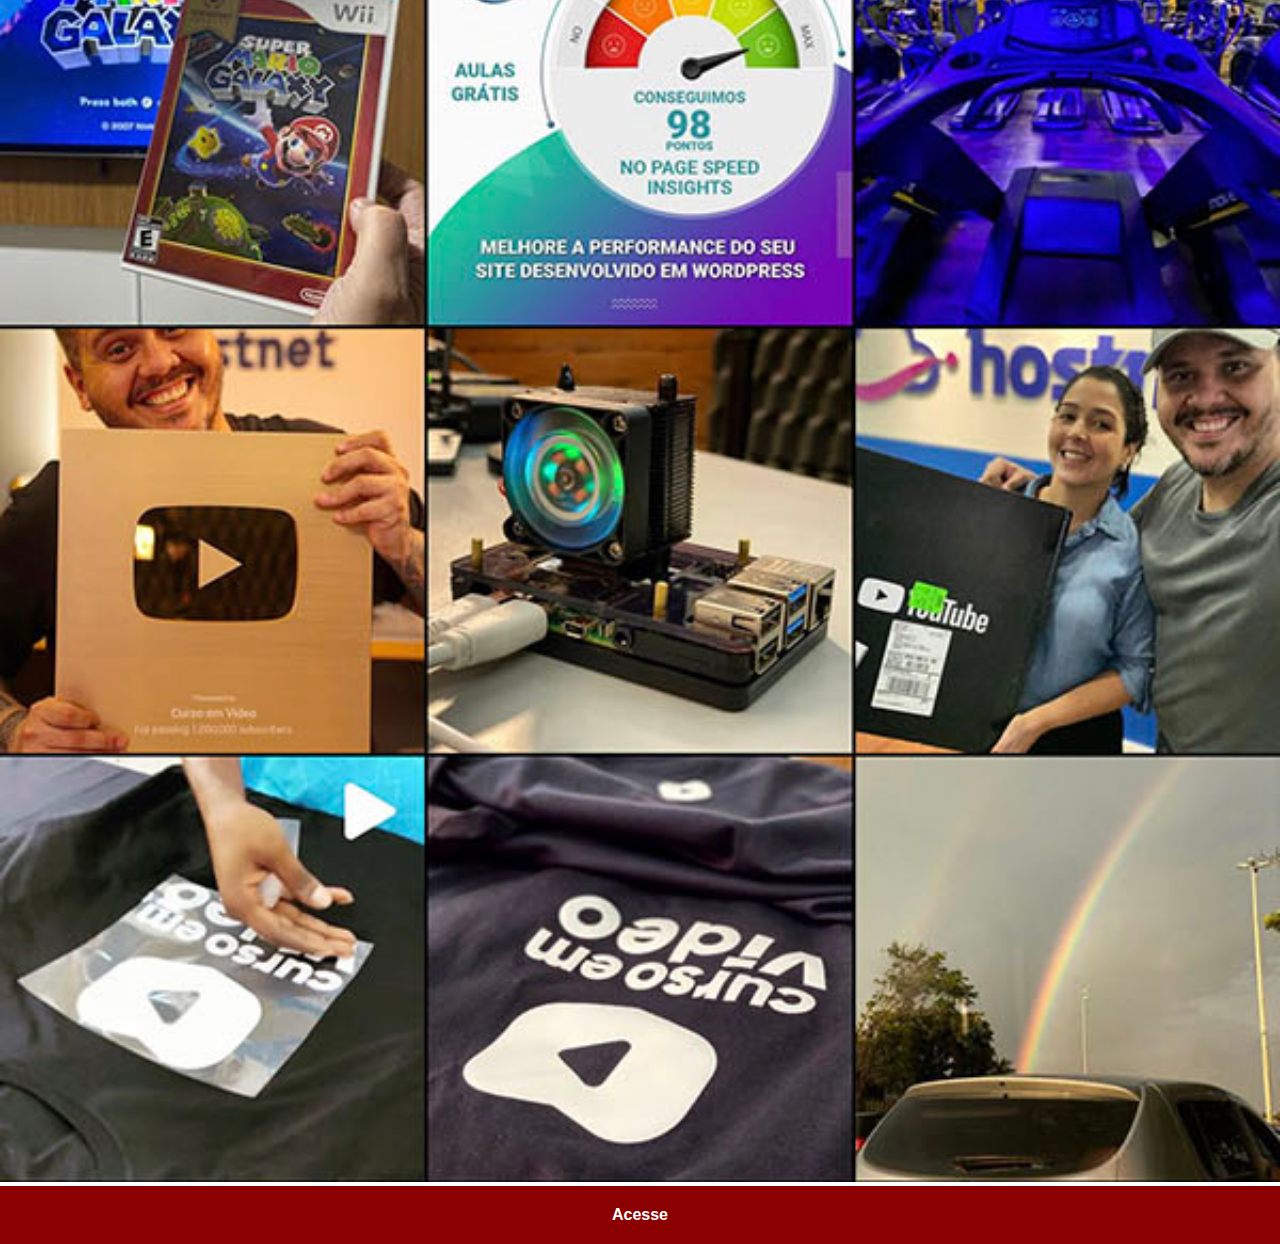
<file: instagram.html>
<!DOCTYPE html>
<html lang="pt-br">
<head>
    <meta charset="UTF-8">
    <meta name="viewport" content="width=device-width, initial-scale=1.0">
    <title>Instagram</title>
    <link rel="stylesheet" href="estilos/social.css">
</head>
<body>
    <img src="imagens/tela-instagram.jpg" alt="Instagram">
    <a href="https://www.instagram.com/gustavoguanabara/" target="_blank">Acesse</a>
</body>
</html>
</file>
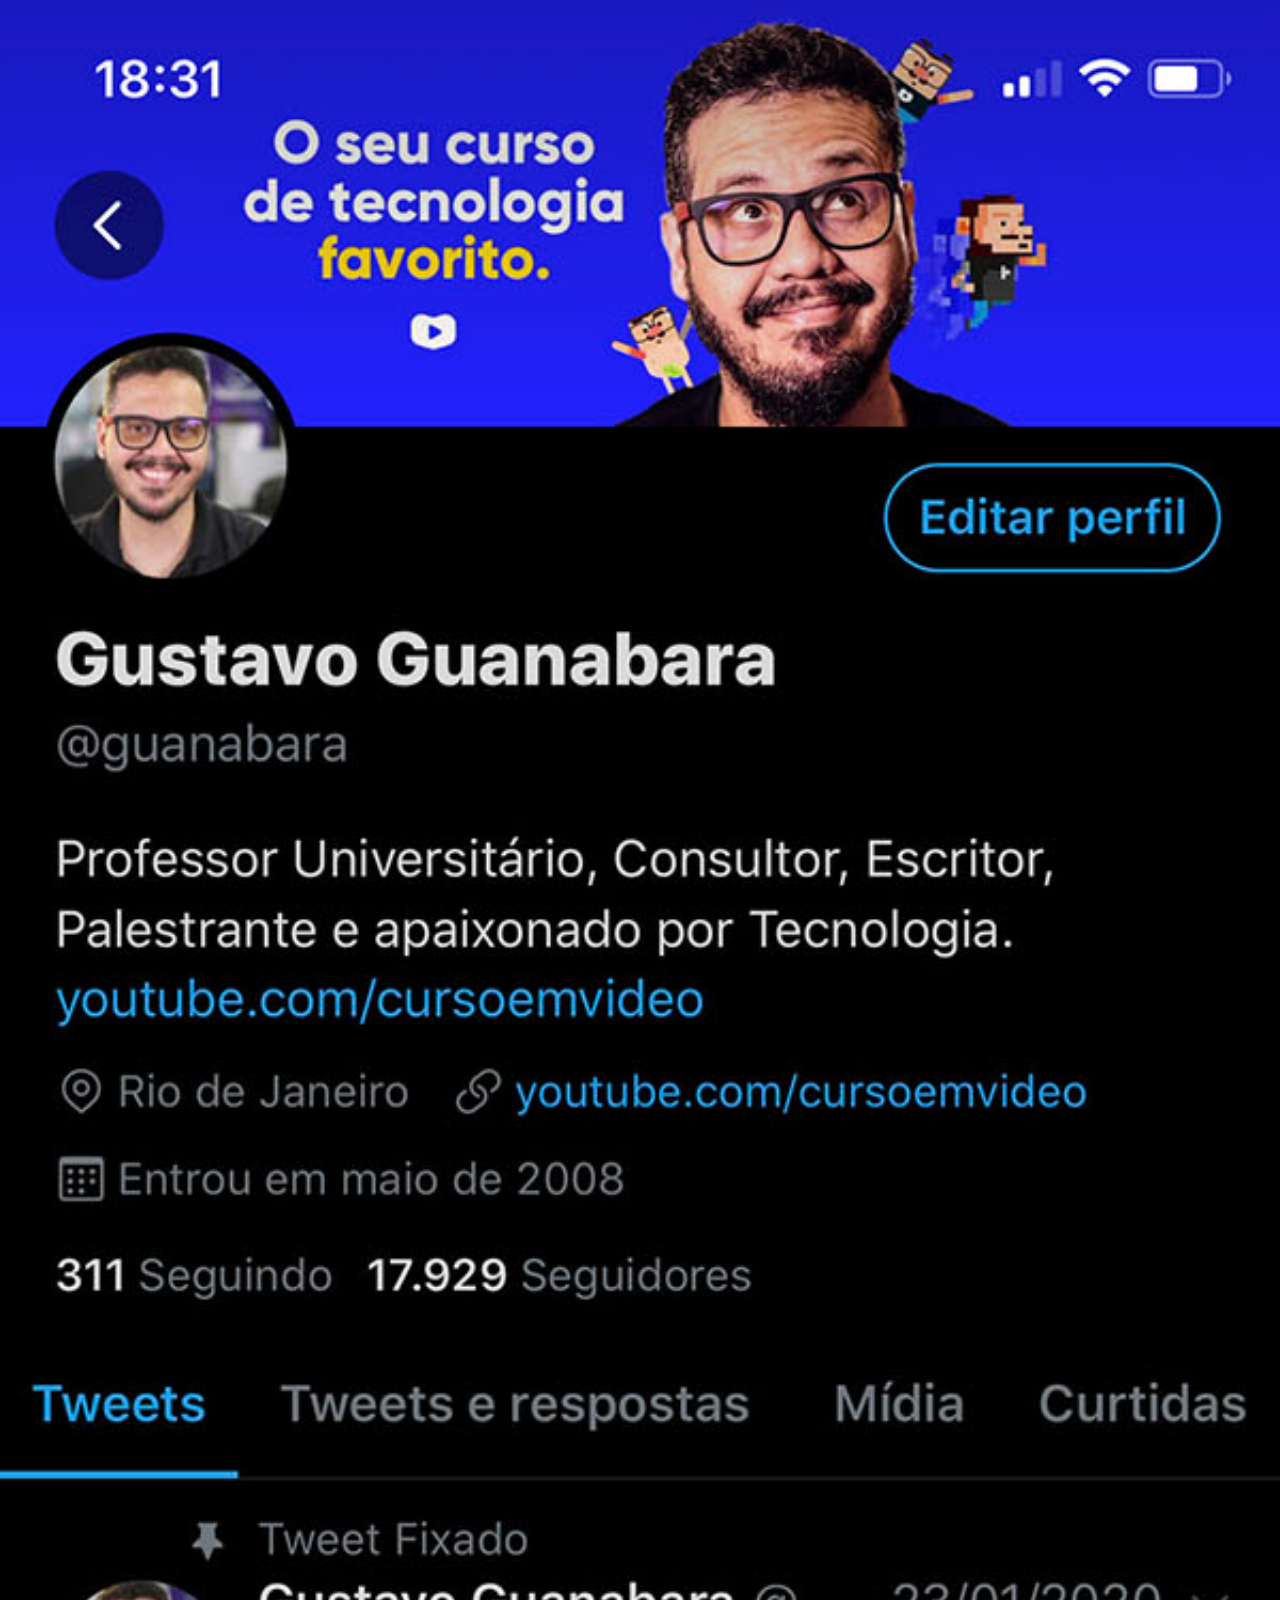
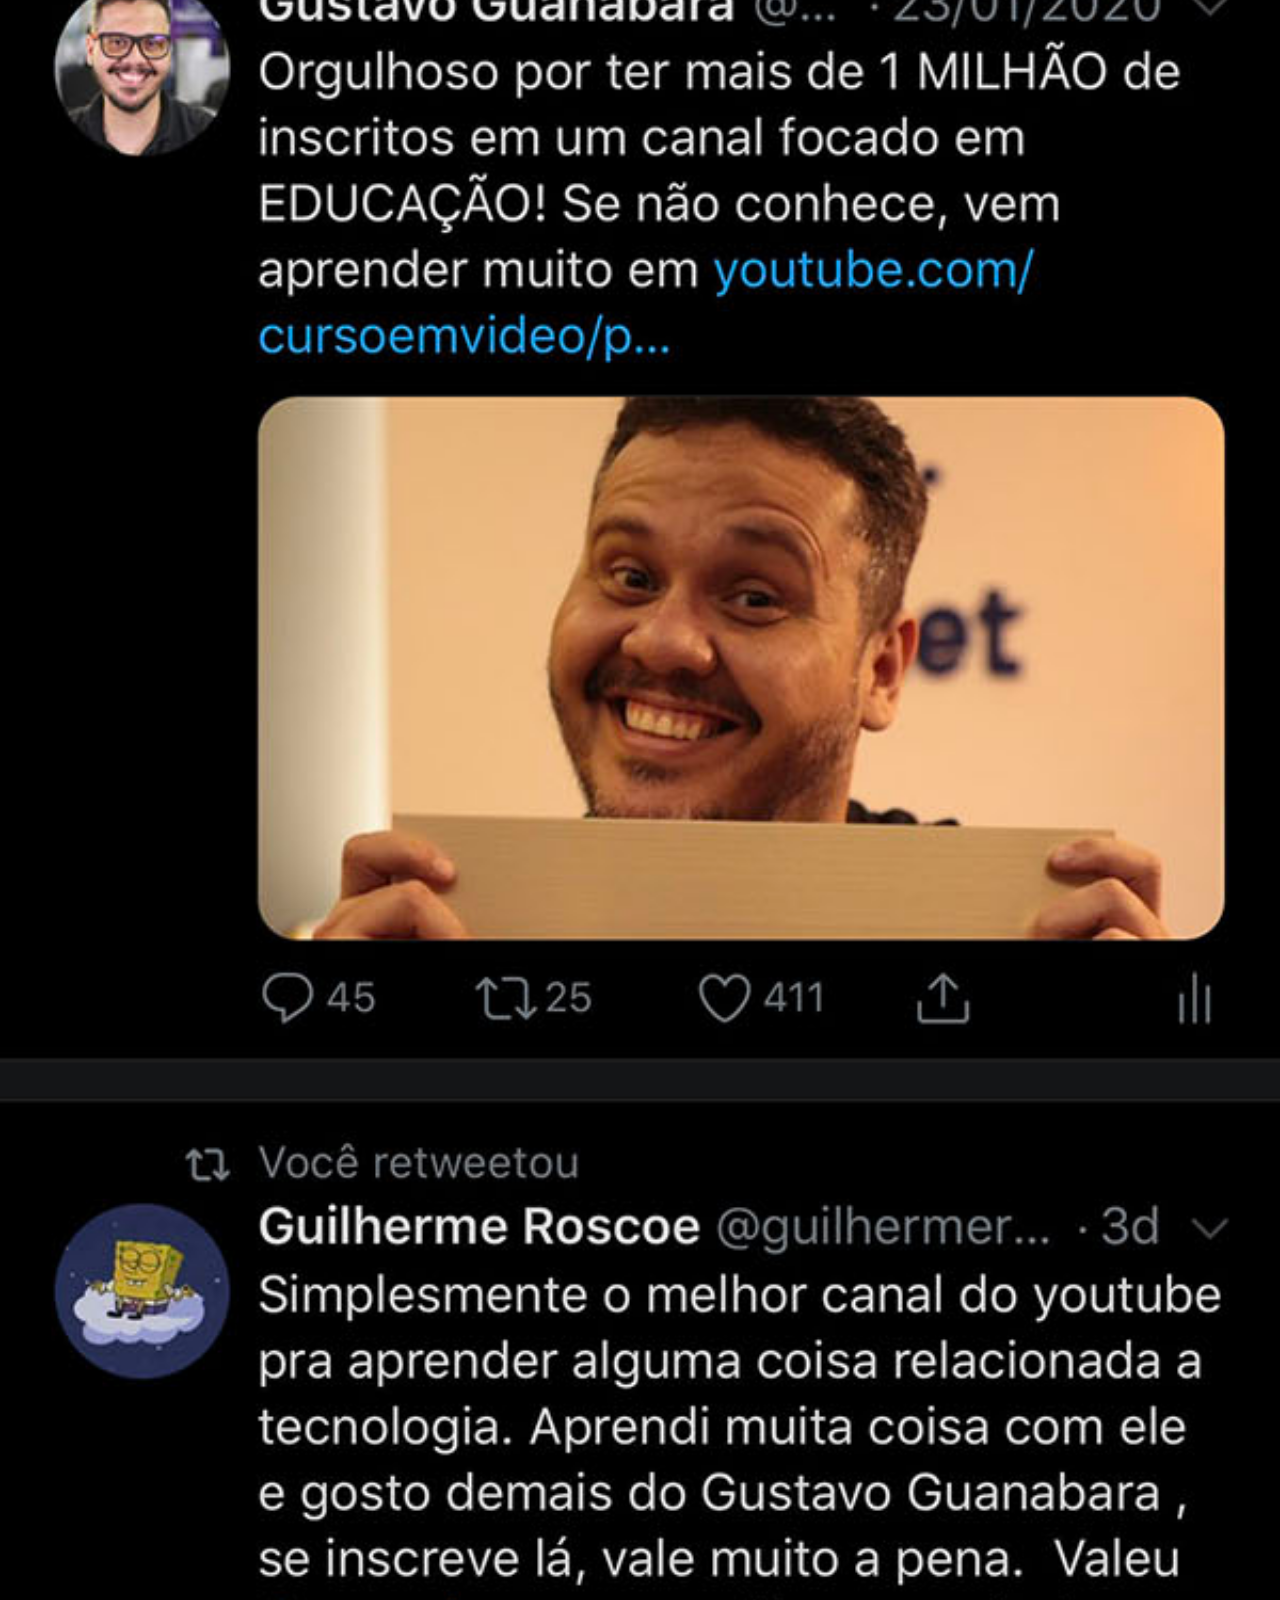
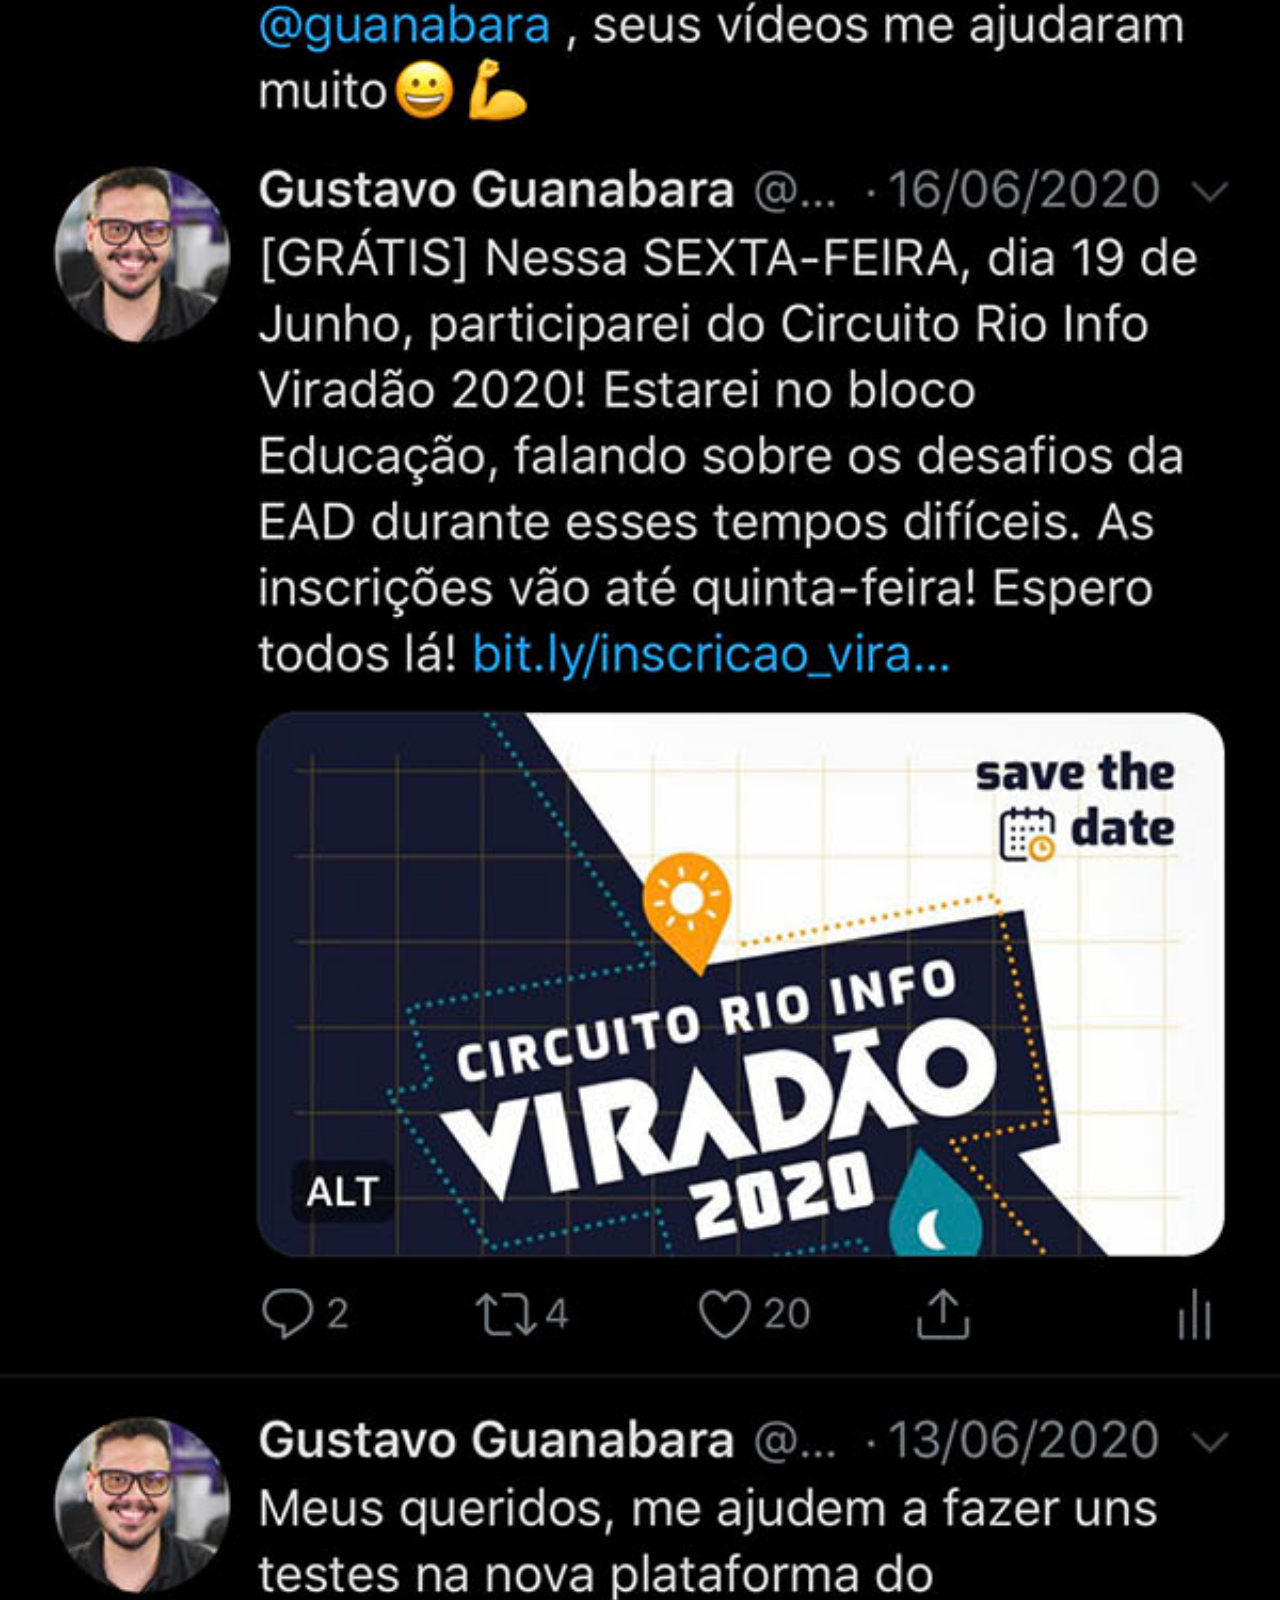
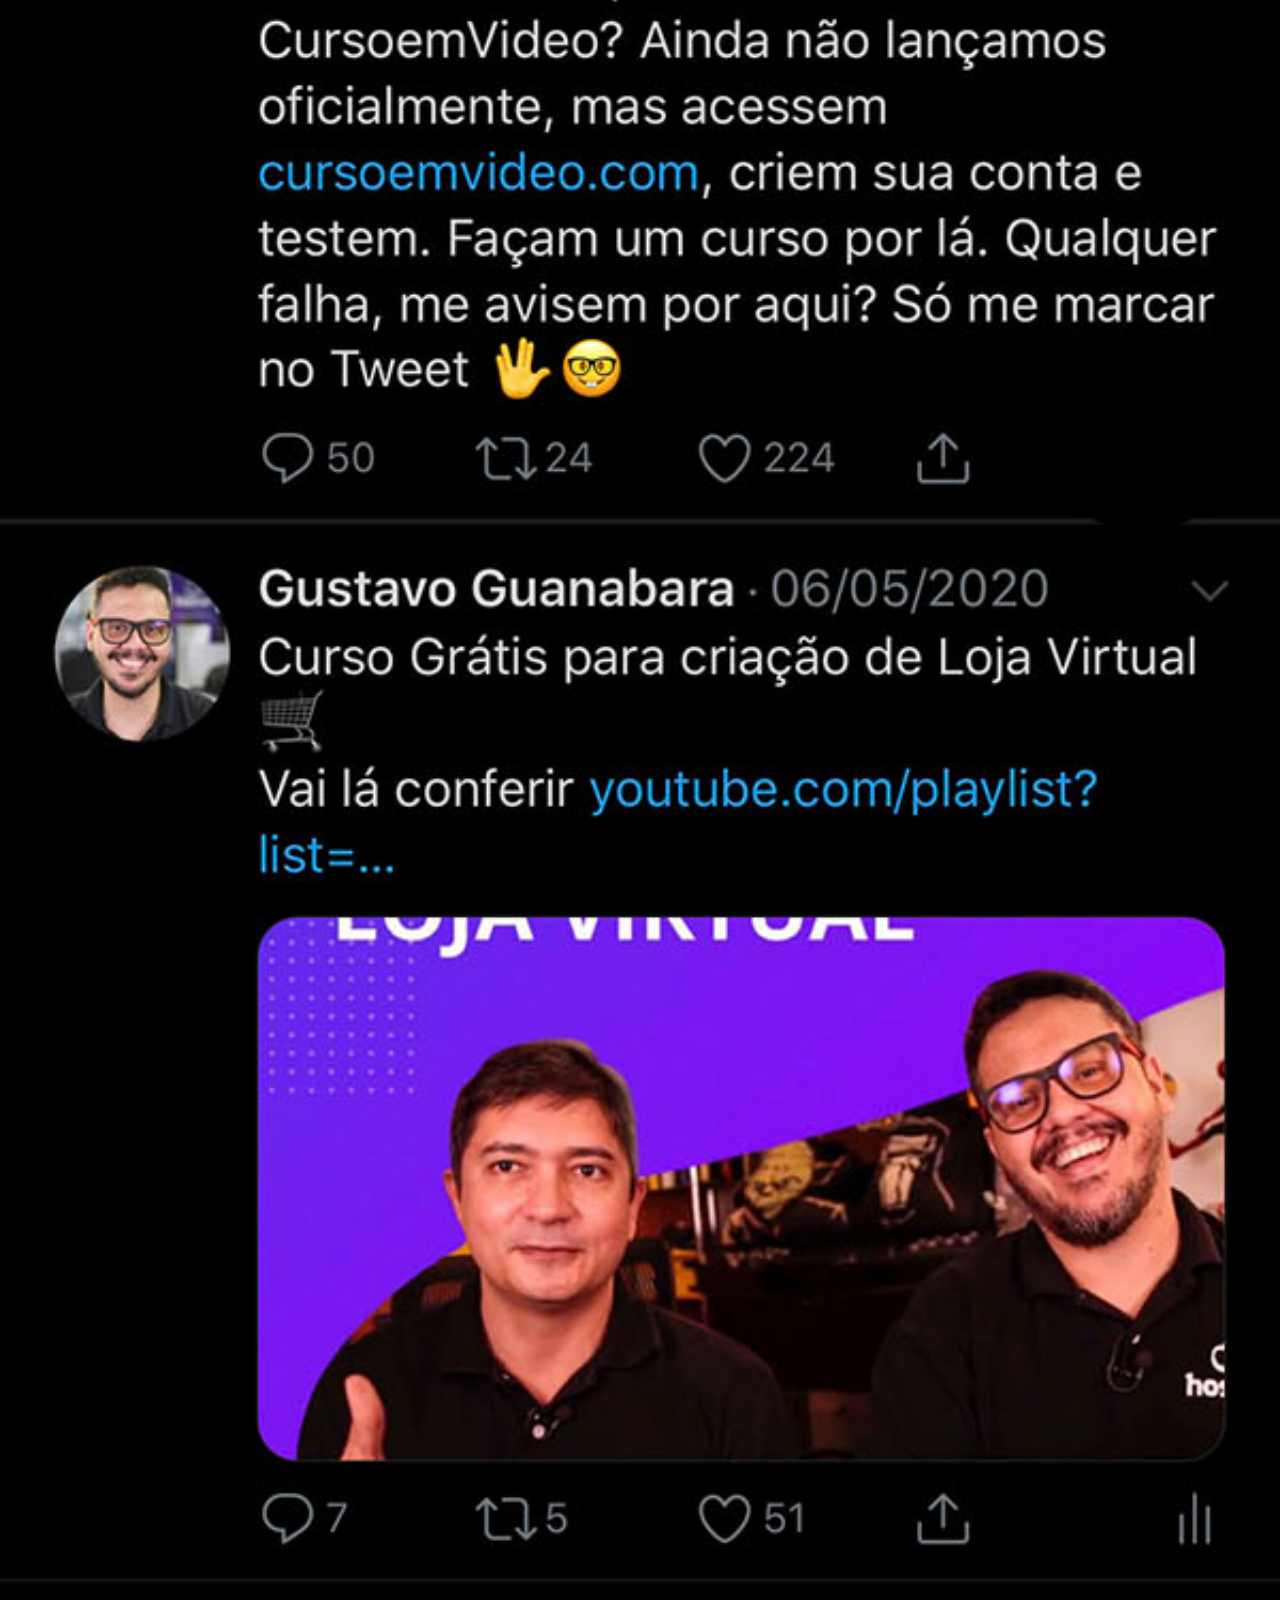
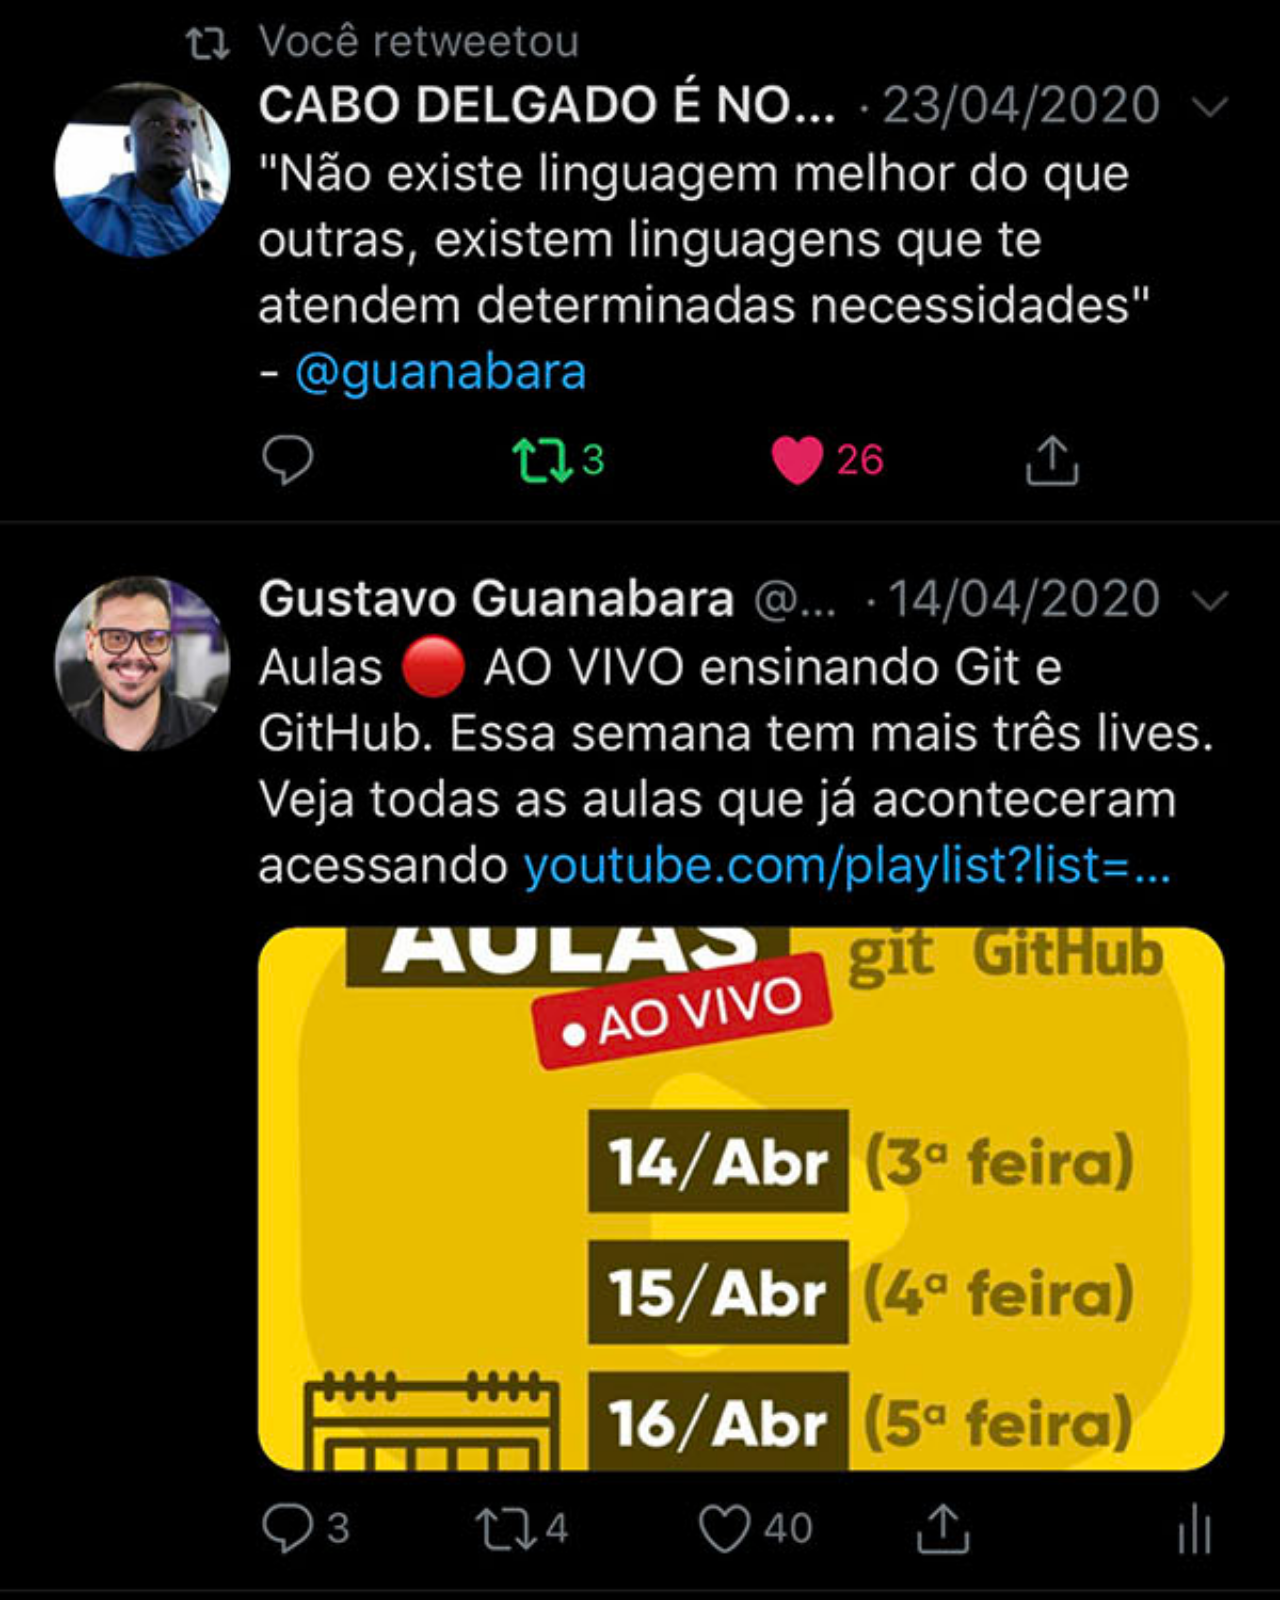
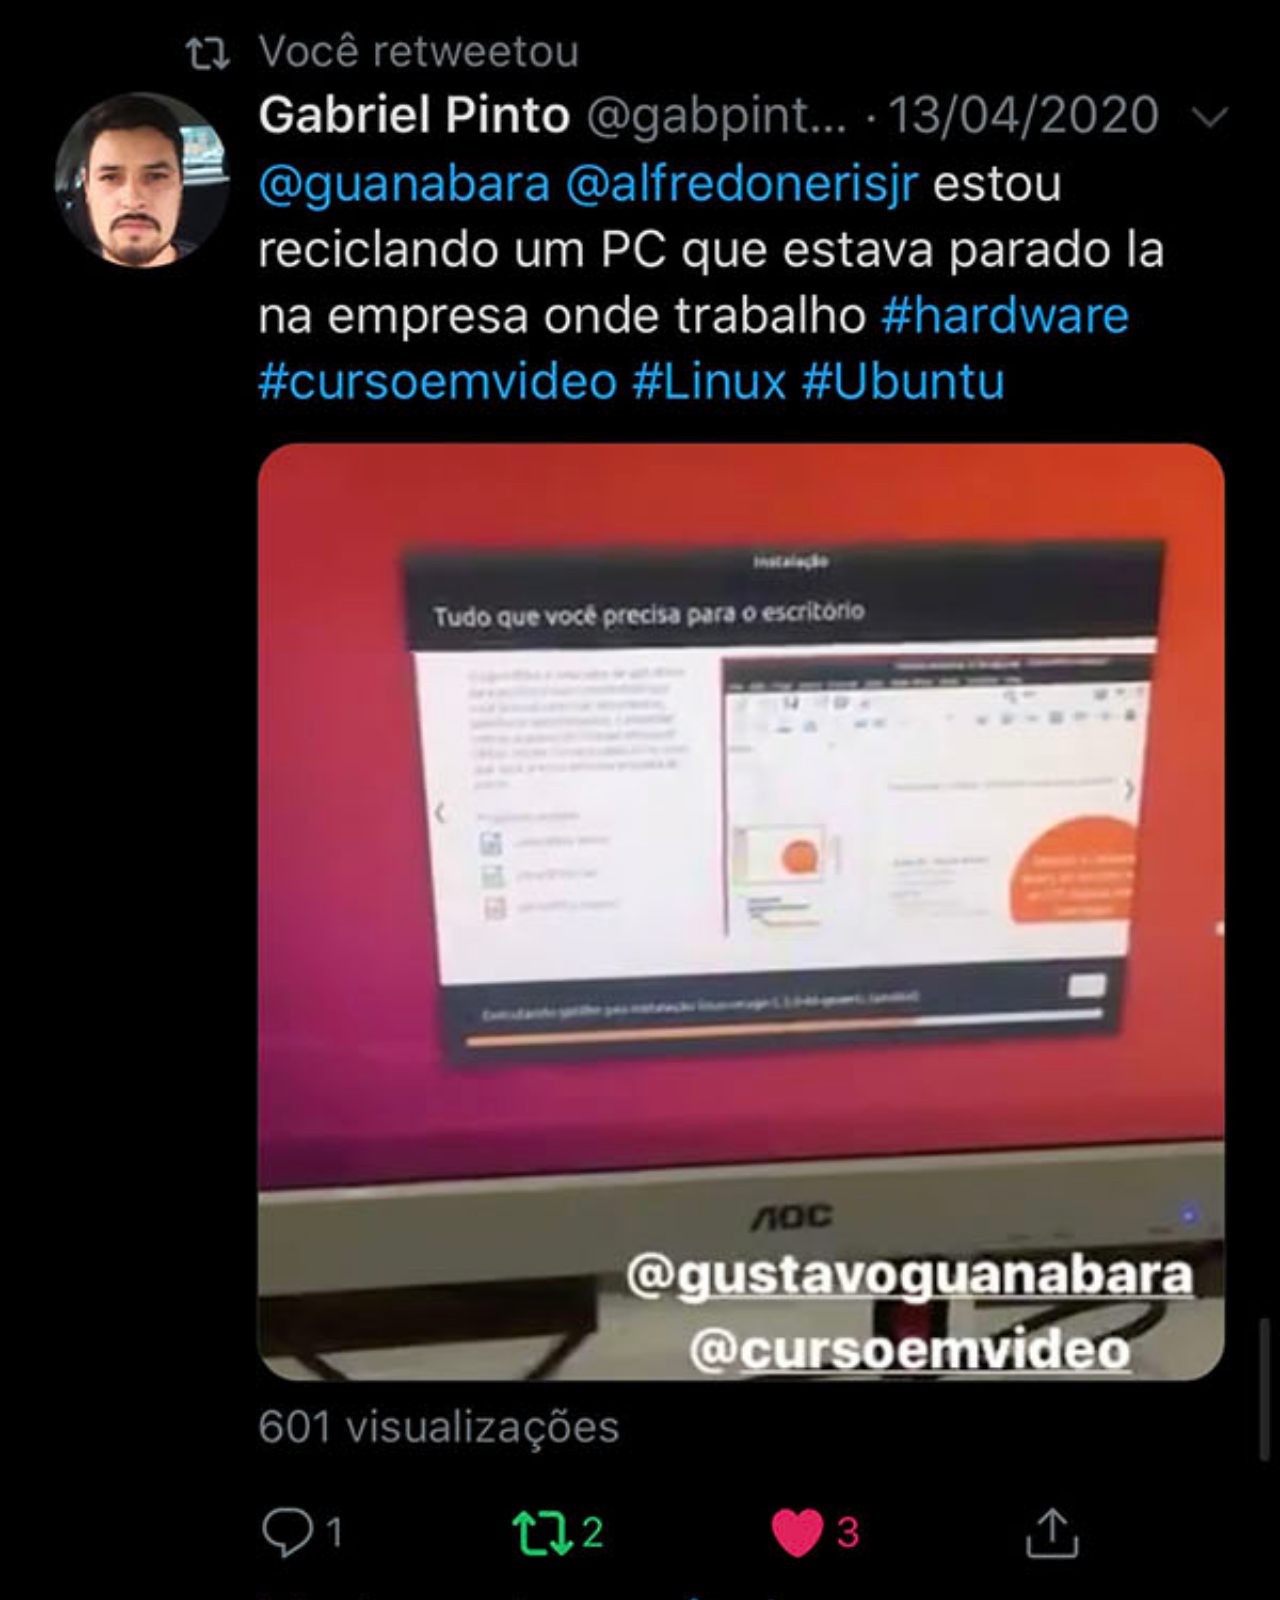
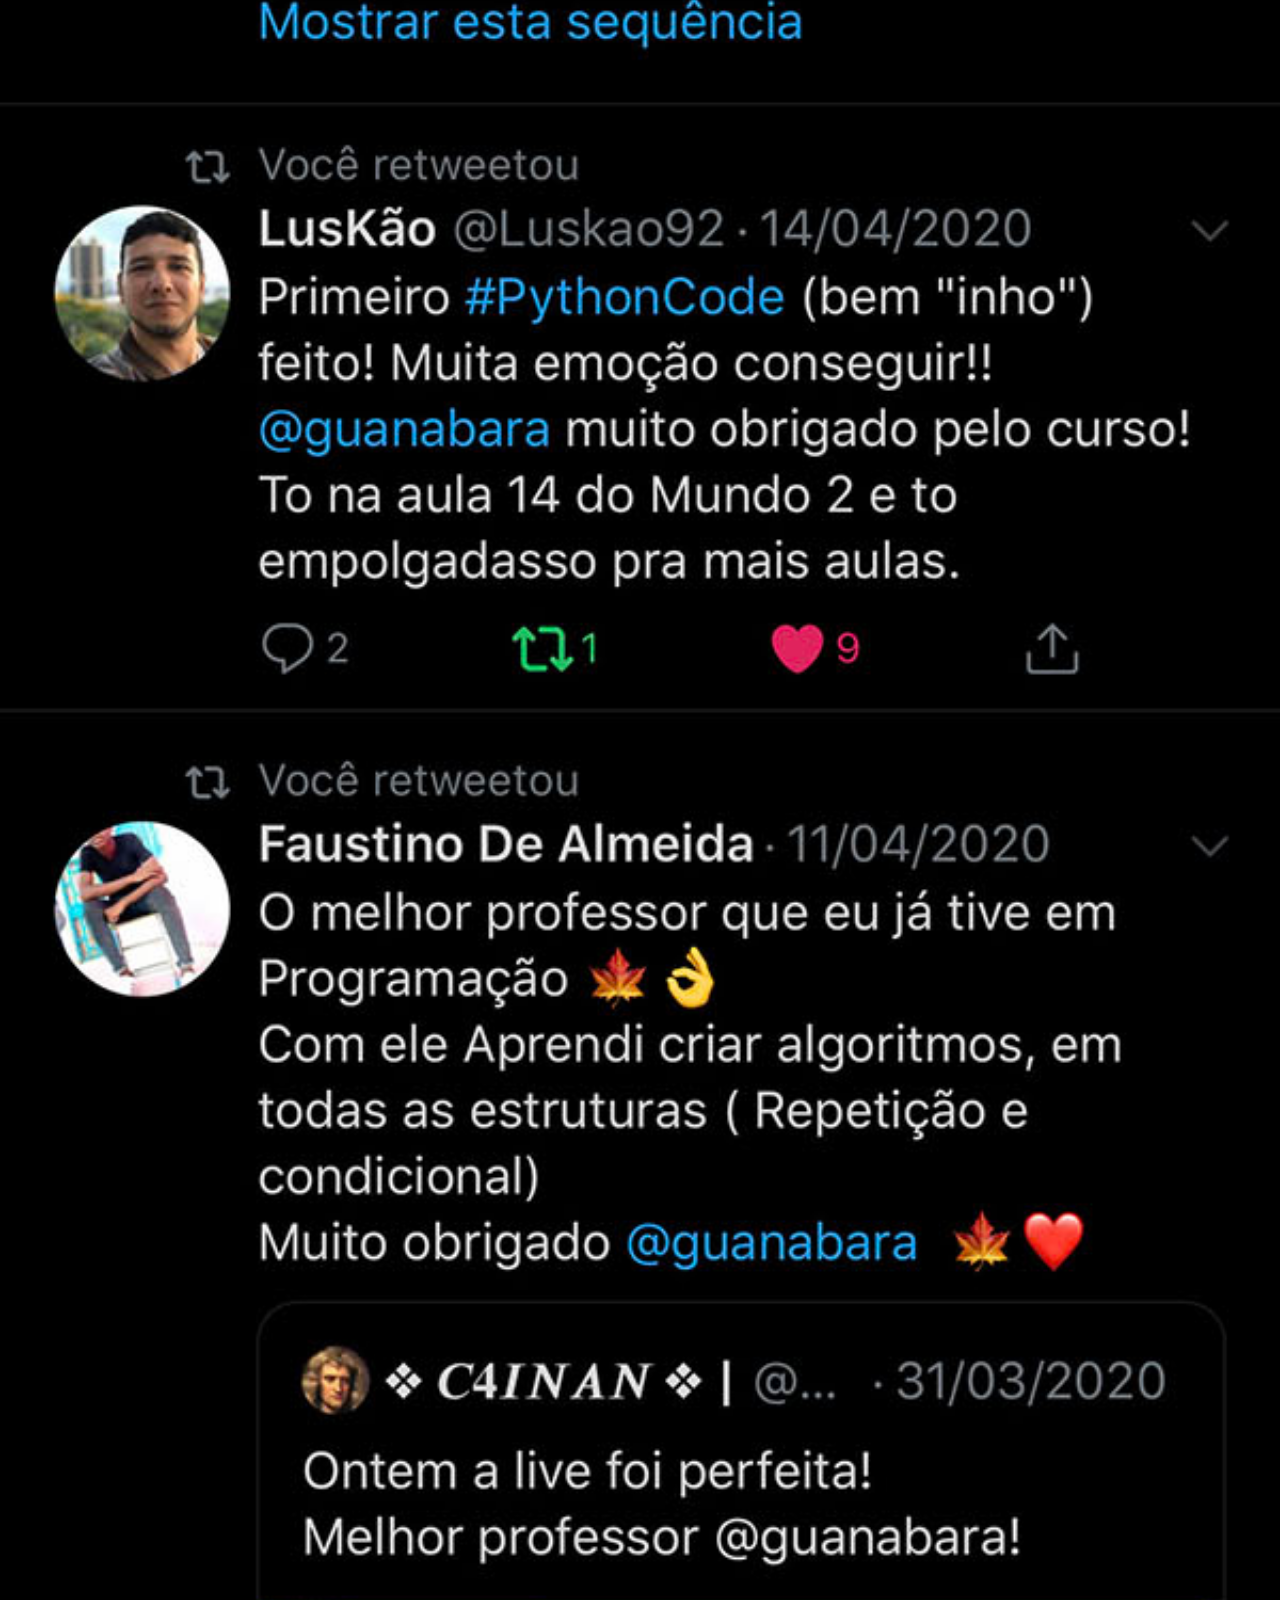
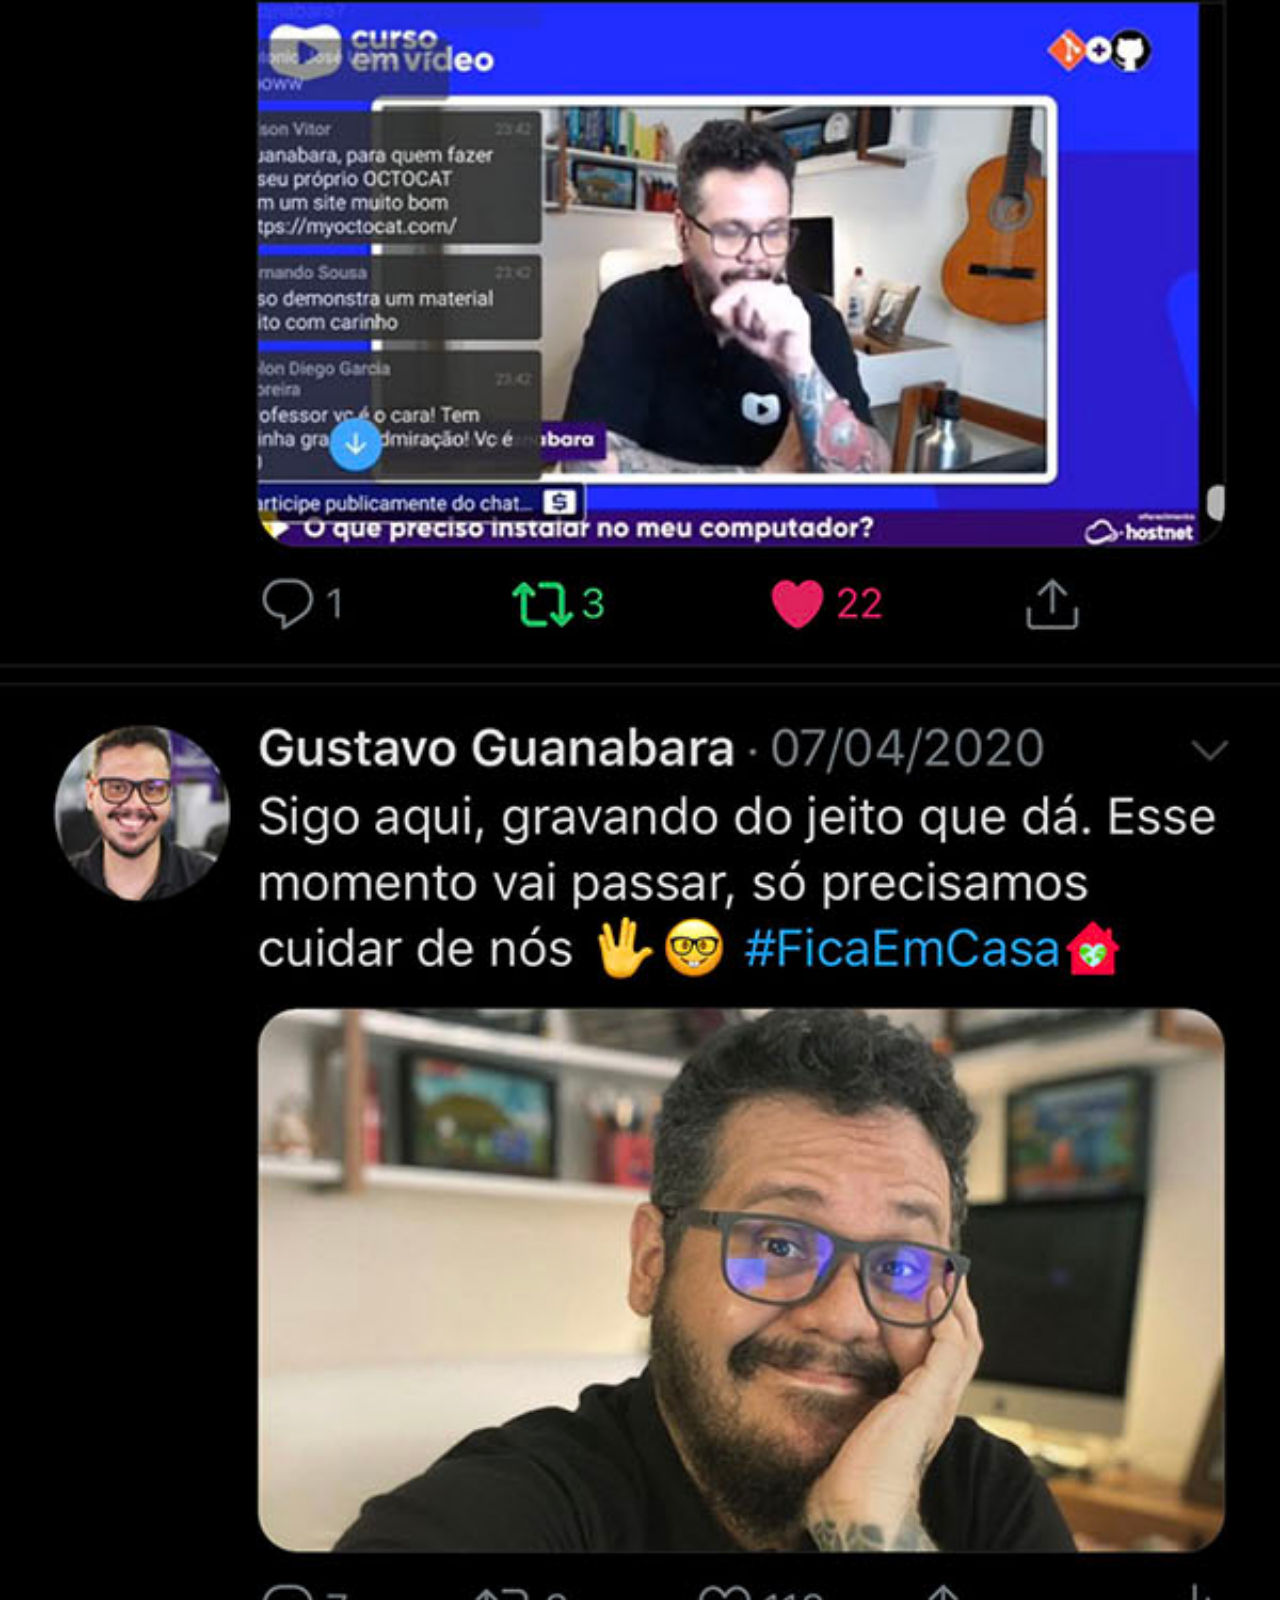
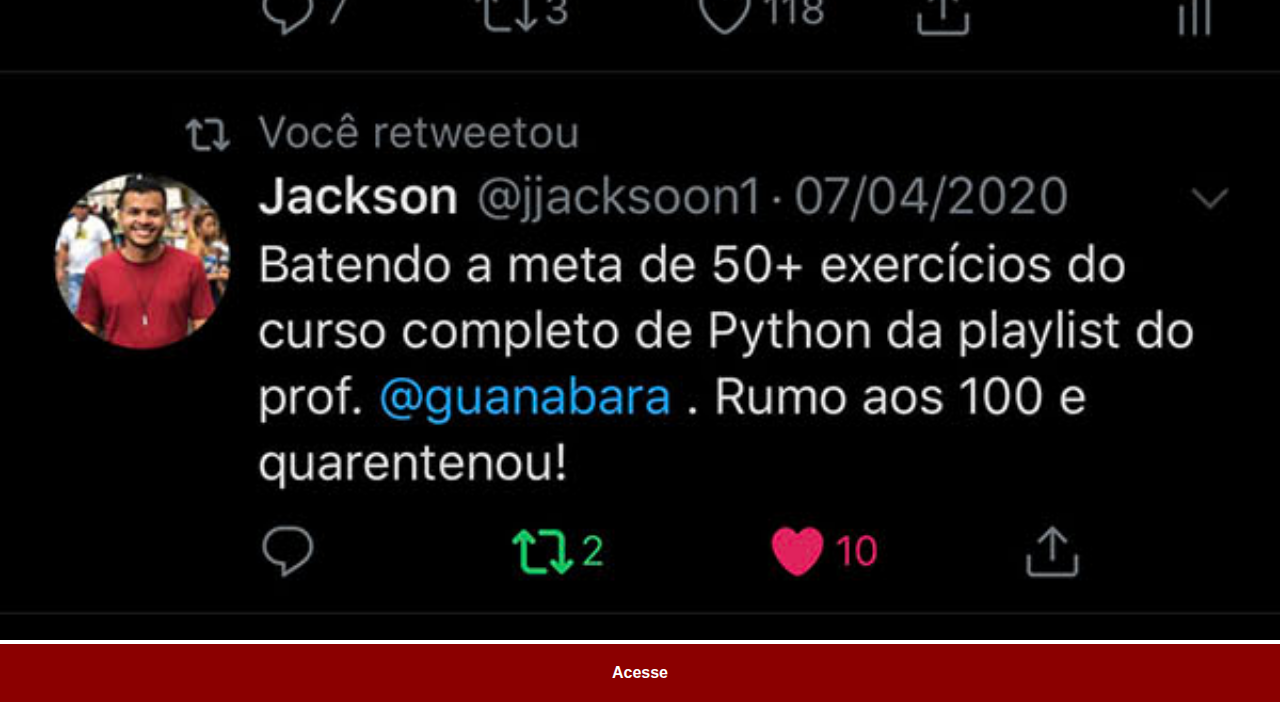
<file: twitter.html>
<!DOCTYPE html>
<html lang="en">
<head>
    <meta charset="UTF-8">
    <meta name="viewport" content="width=device-width, initial-scale=1.0">
    <title>Twitter</title>
    <link rel="stylesheet" href="estilos/social.css">
</head>
<body>
    <img src="imagens/tela-twitter.jpg" alt="Twitter">
    <a href="https://x.com/guanabara" target="_blank">Acesse</a>
</body>
</html>
</file>
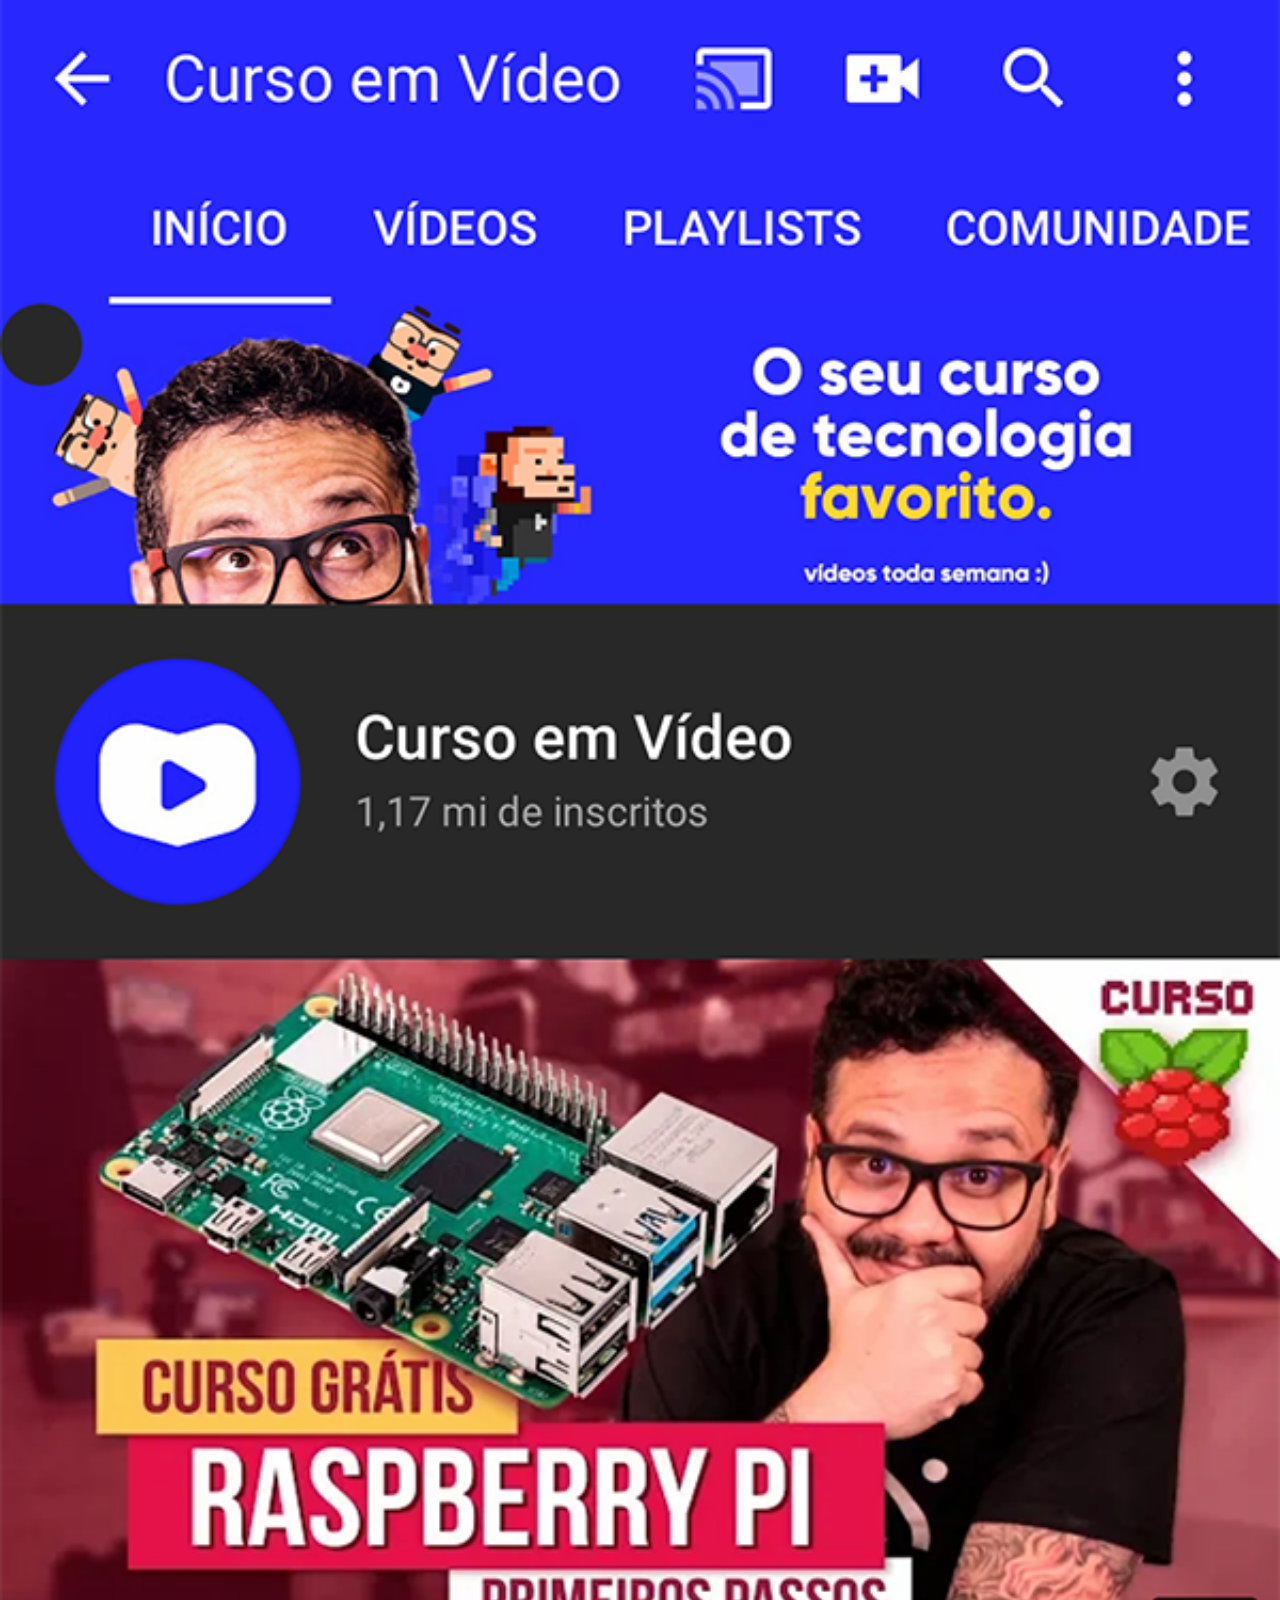
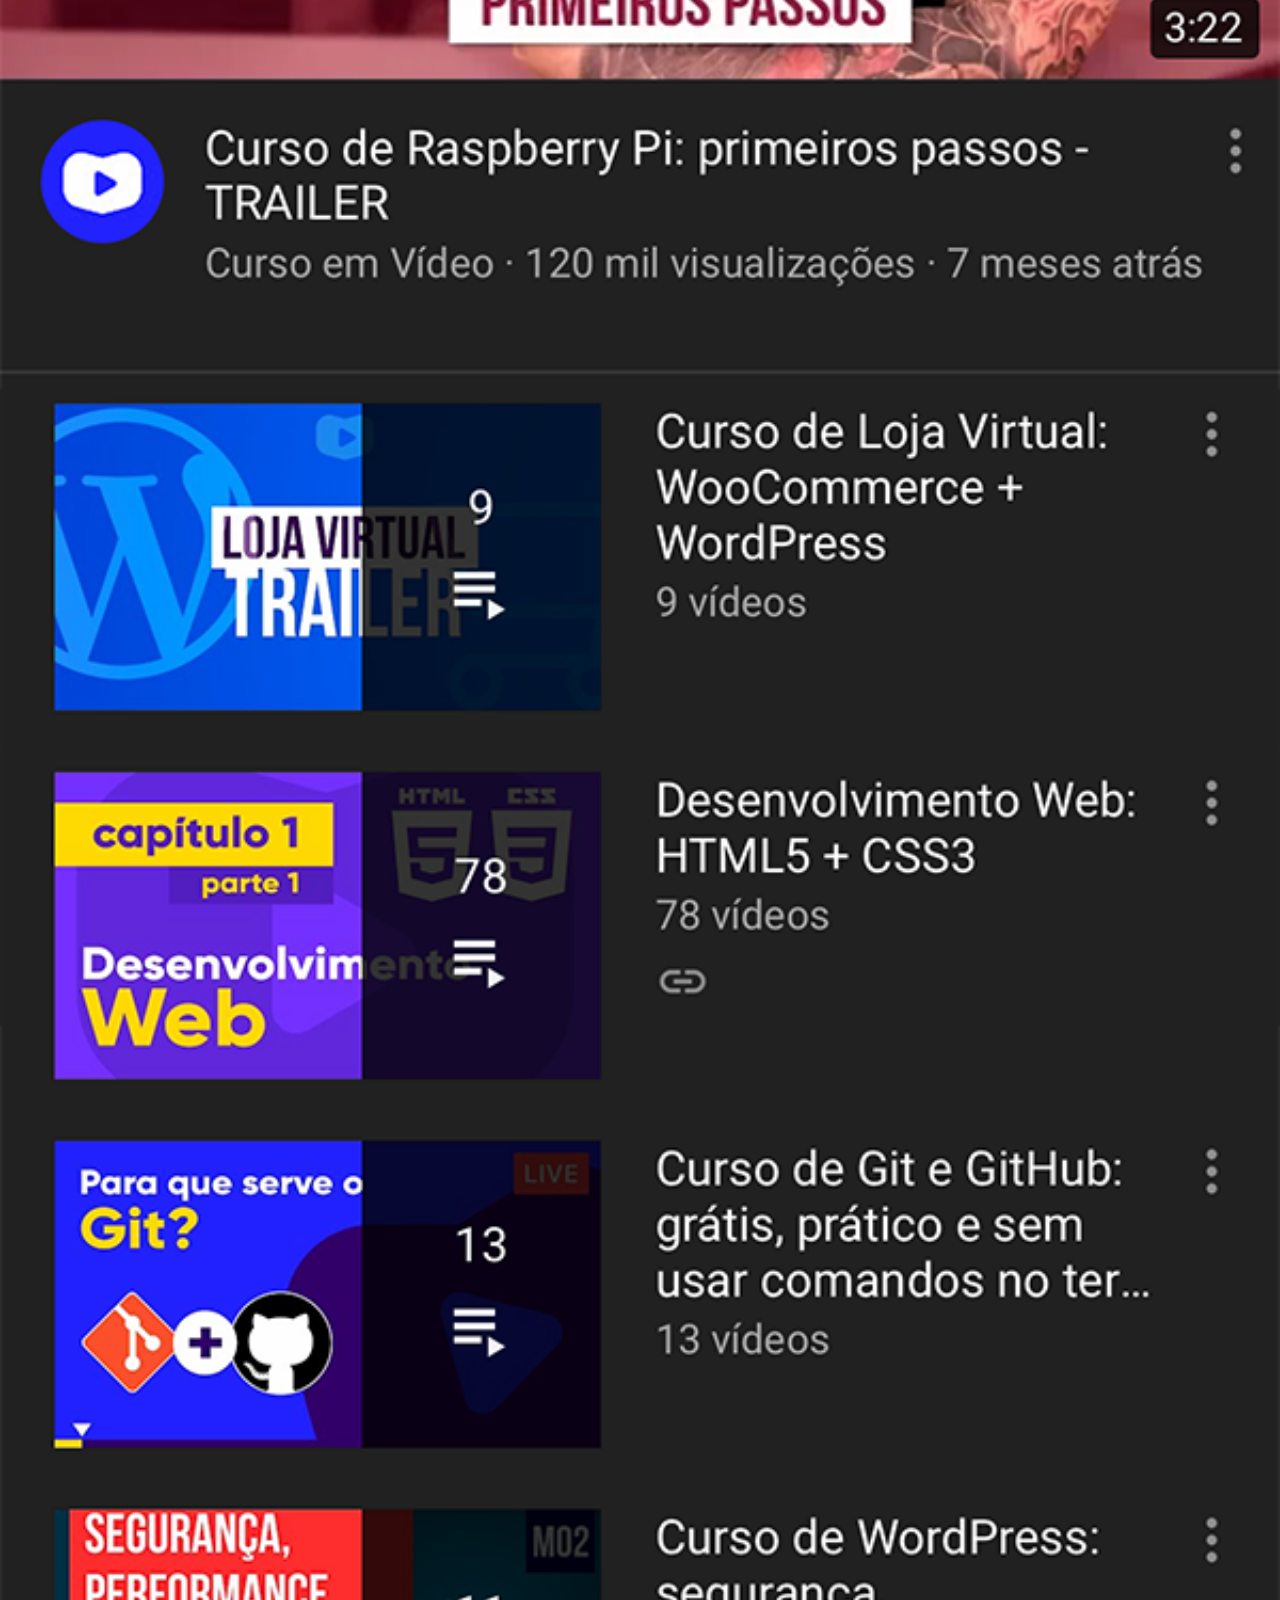
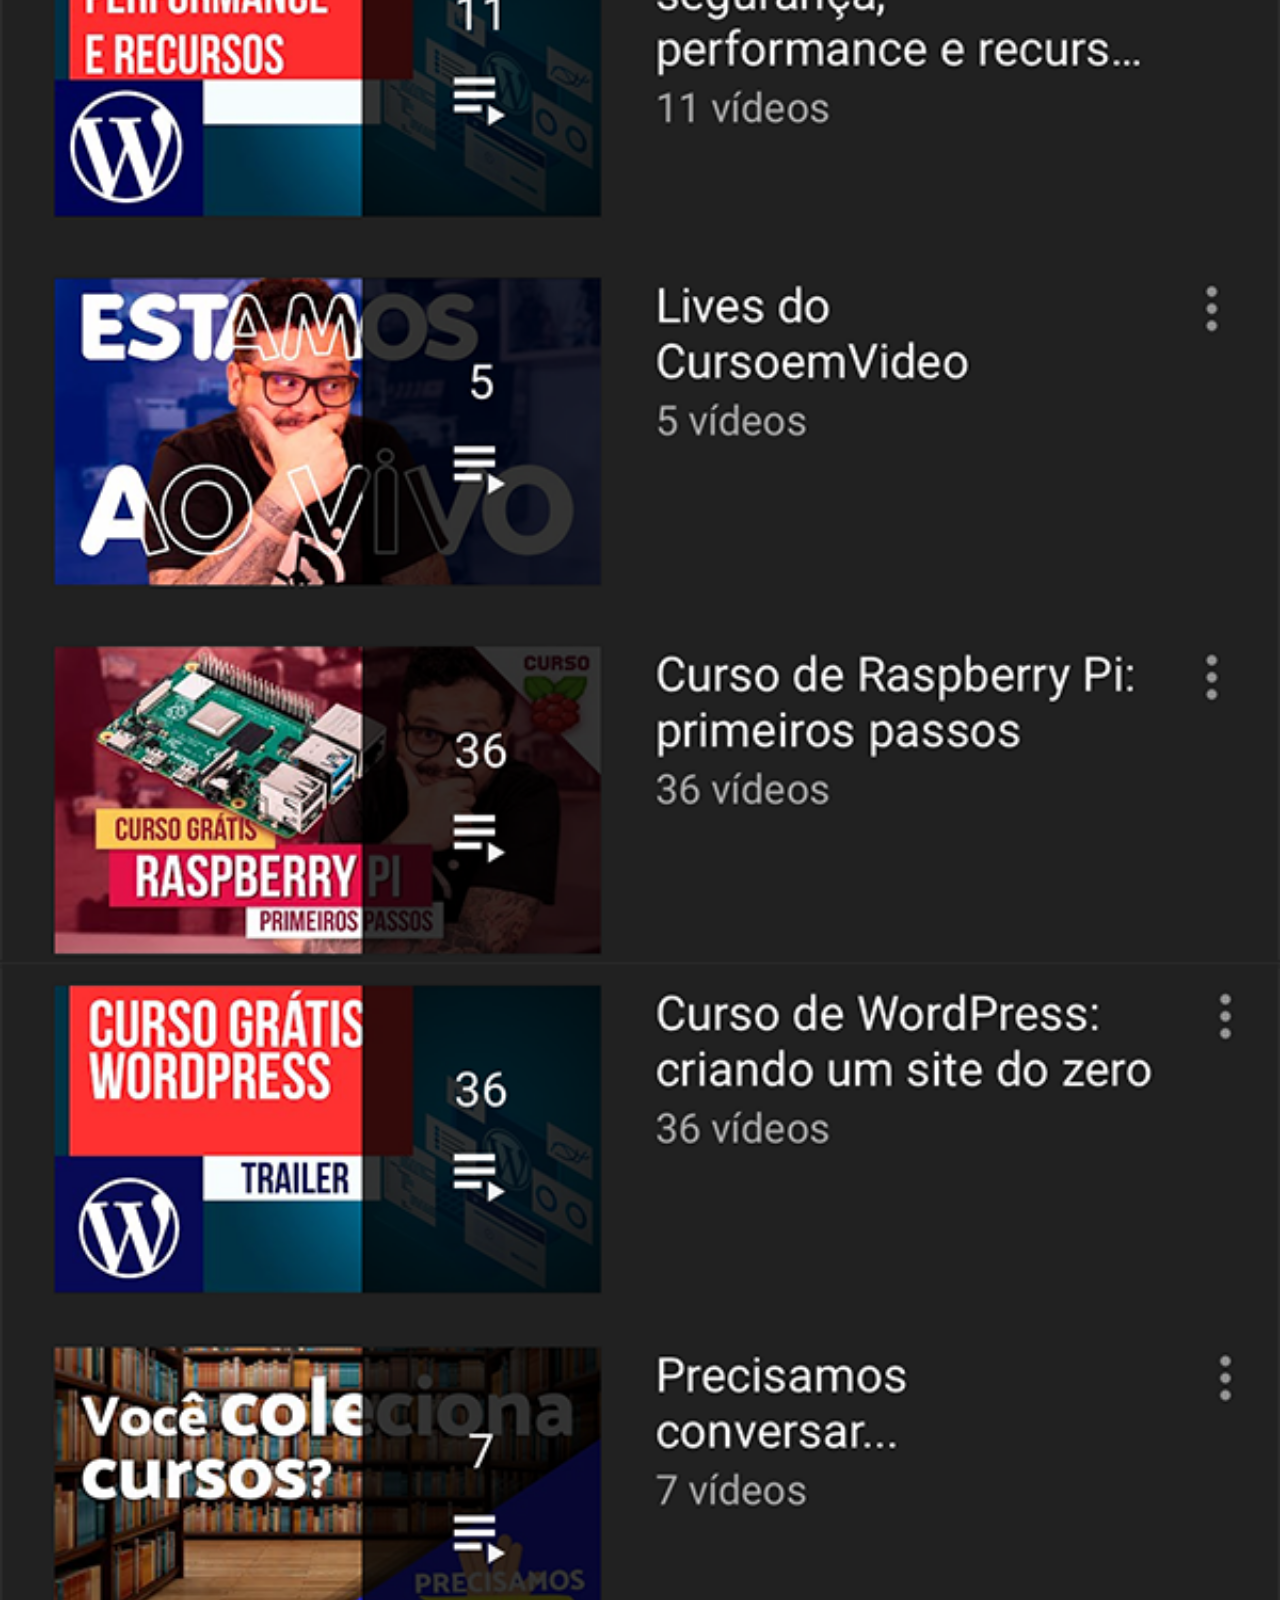
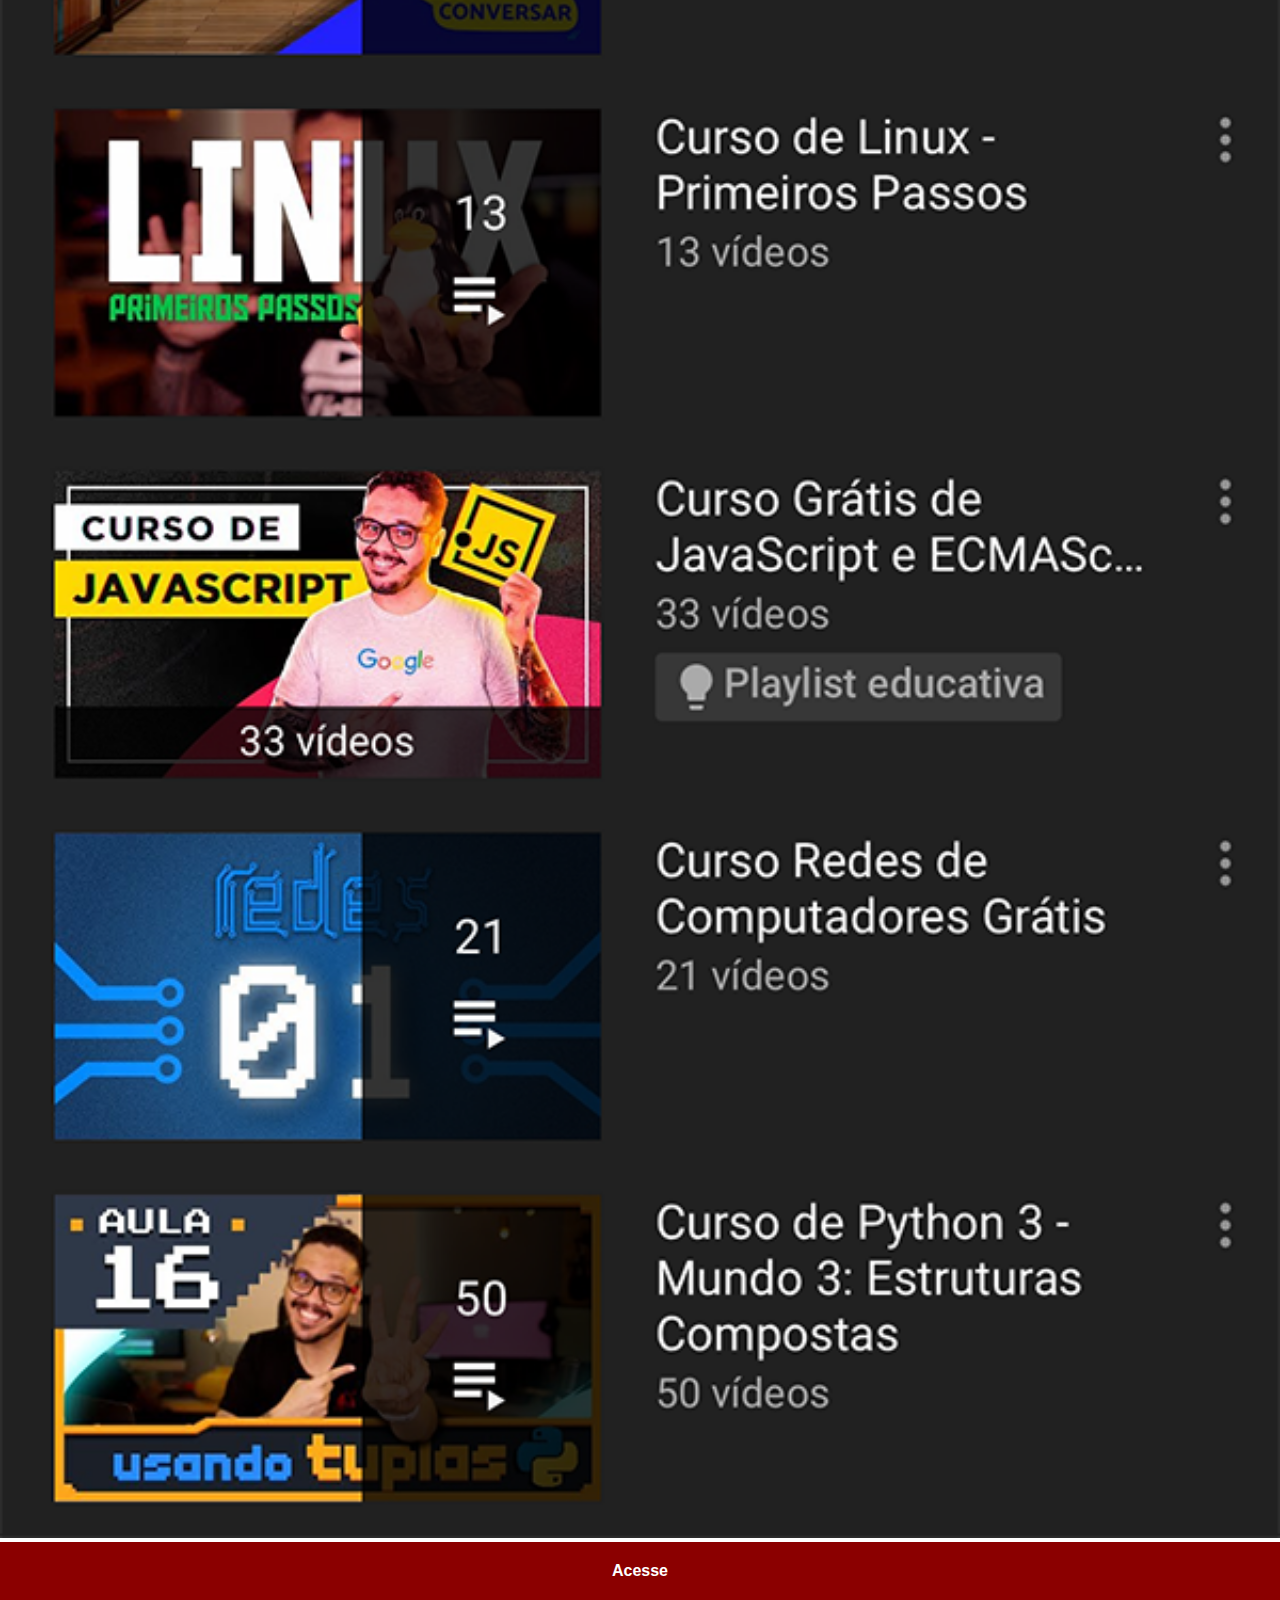
<file: youtube.html>
<!DOCTYPE html>
<html lang="pt-br">
<head>
    <meta charset="UTF-8">
    <meta name="viewport" content="width=device-width, initial-scale=1.0">
    <title>Youtube</title>
    <link rel="stylesheet" href="estilos/social.css">
</head>
<body>
    <img src="imagens/tela-youtube.png" alt="Youtube">
    <a href="https://www.youtube.com/@cursoemvideo/playlists" target="_blank">Acesse</a>
</body>
</html>
</file>
<file: estilos/style.css>
@charset "UTF-8";

* {
    margin: 0px;
    padding: 0px;
    font-family: Arial, Helvetica, sans-serif;
}

html, body{
    height: 100vh;
    width: 100vw;
    background-color: black;
}

body{
background: url('../imagens/fundo-madeira.jpg') no-repeat top center;
background-size: cover;
background-attachment: fixed;
}

main{
    position: relative;
    height: 100vh;
}

section#telefone{
    position: absolute;
    top: 50%;
    left: 50%;
    transform: translate(-50%, -50%);

    height: 627px;
    width: 311px;
    background: url('../imagens/frame-iphone.png') no-repeat;
}

iframe#tela{
    position: relative;
    top: 80px;
    left: 22px;
    width: 267px;
    height: 471px;
}

section#redes-sociais img{
    width: 50px;
    margin: 10px;
    border-radius: 50%;
    box-shadow: 2px 2px 5px rgb(0, 0, 0, 0.400);
}

section#redes-sociais{
    text-align: right;
}

section#redes-sociais img:hover{
    border: 2px solid rgba(255, 255, 255, 0.623);
}
</file>
<file: estilos/social.css>
@charset "UTF-8";

*{
    margin: 0px;
    padding: 0px;
    font-family: Arial, Helvetica, sans-serif;
}
::-webkit-scrollbar {
    width: 0px;
    height: 0px;
}

img {
    width: 100vw;
}

a{
    display: block;
    background-color: darkred;
    color: white;
    padding: 20px;
    text-align: center;
    font-weight: bolder;
    text-decoration: none;
}

a:hover{
    background-color: red;
}
</file>
